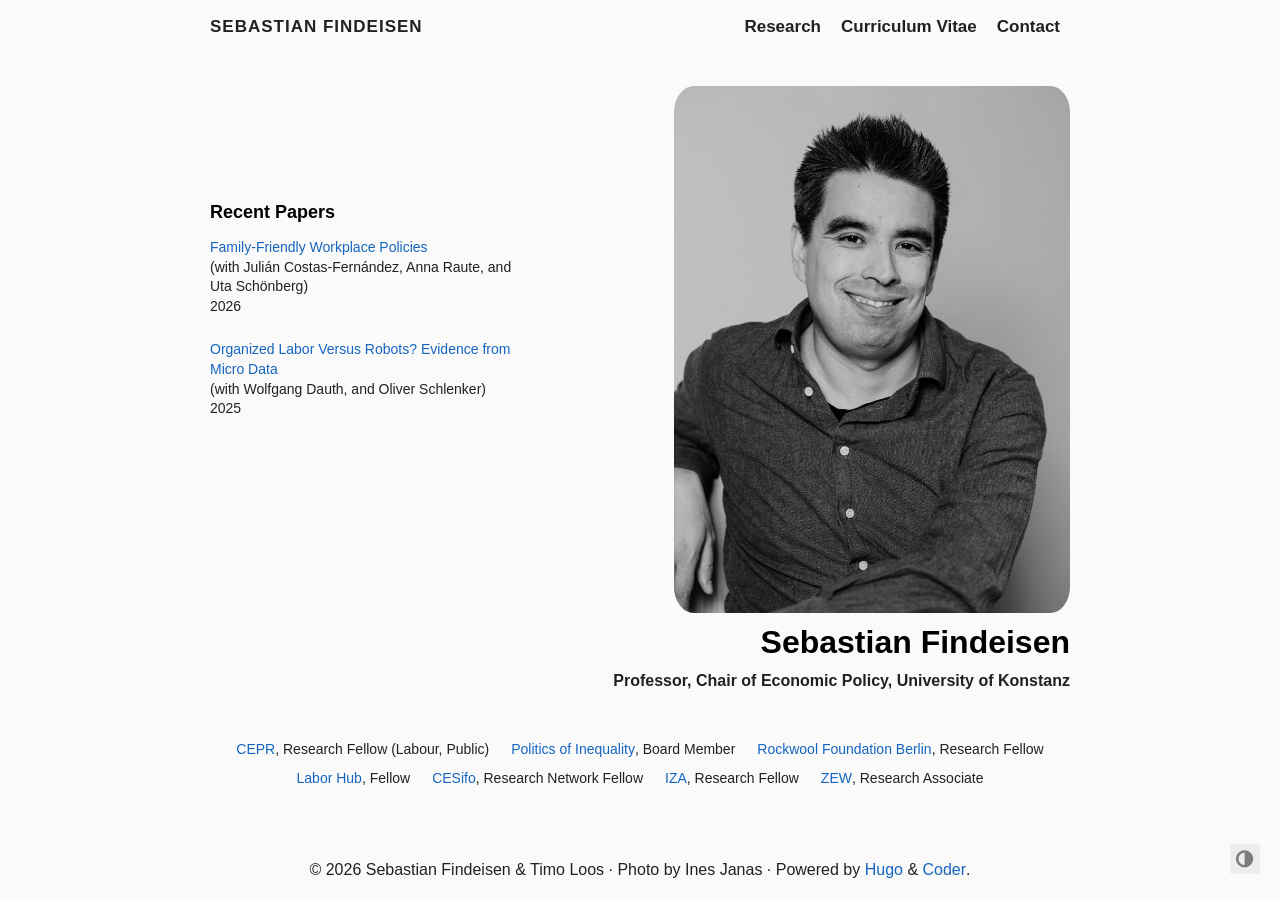
<file: index.html>
<!DOCTYPE html>
<html lang="en">
  <head>
    <title>Sebastian Findeisen</title>
    <meta charset="utf-8">
<meta name="viewport" content="width=device-width, initial-scale=1.0">
<meta name="color-scheme" content="light dark">




<meta name="author" content="Sebastian Findeisen">
<meta name="description" content="">
<meta name="keywords" content="">


	<meta name="twitter:card" content="summary">
	<meta name="twitter:title" content="Sebastian Findeisen">

<meta property="og:url" content="https://sfndsn.github.io/">
	<meta property="og:site_name" content="Sebastian Findeisen">
	<meta property="og:title" content="Sebastian Findeisen">
	<meta property="og:locale" content="en_us">
	<meta property="og:type" content="website">




<link rel="canonical" href="https://sfndsn.github.io/">


<link rel="preload" href="/fonts/forkawesome-webfont.woff2?v=1.2.0" as="font" type="font/woff2" crossorigin>


  
  
  <link rel="stylesheet" href="/css/coder.min.c4d7e93a158eda5a65b3df343745d2092a0a1e2170feeec909b8a89443903c6a.css" integrity="sha256-xNfpOhWO2lpls980N0XSCSoKHiFw/u7JCbiolEOQPGo=" crossorigin="anonymous" media="screen" />








 




<link rel="icon" type="image/png" href="/images/favicon-32x32.png" sizes="32x32">
<link rel="icon" type="image/png" href="/images/favicon-16x16.png" sizes="16x16">

<link rel="apple-touch-icon" href="/images/apple-touch-icon.png">
<link rel="apple-touch-icon" sizes="180x180" href="/images/apple-touch-icon.png">

<link rel="manifest" href="/site.webmanifest">
<link rel="mask-icon" href="/images/safari-pinned-tab.svg" color="#5bbad5">


<link rel="alternate" type="application/rss+xml" href="/index.xml" title="Sebastian Findeisen" />


<meta name="generator" content="Hugo 0.167.0">





  </head>




<body class="preload-transitions colorscheme-light">
  
<div class="float-container">
    <a id="dark-mode-toggle" class="colorscheme-toggle">
        <i class="fa fa-adjust fa-fw" aria-hidden="true"></i>
    </a>
</div>


  <main class="wrapper">
    <nav class="navigation">
  <section class="container">
    <a class="navigation-title" href="/">
      Sebastian Findeisen
    </a>
    
      <input type="checkbox" id="menu-toggle" />
      <label class="menu-button float-right" for="menu-toggle">
        <i class="fa fa-bars fa-fw" aria-hidden="true"></i>
      </label>
      <ul class="navigation-list">
        
          
            <li class="navigation-item">
              <a class="navigation-link" href="/research/">Research</a>
            </li>
          
            <li class="navigation-item">
              <a class="navigation-link" href="/cv/cv.pdf">Curriculum Vitae</a>
            </li>
          
            <li class="navigation-item">
              <a class="navigation-link" href="/contact/">Contact</a>
            </li>
          
        
        
      </ul>
    
  </section>
</nav>


    <div class="content">
      
  <style>
  .flex-container {
    display: flex;
    flex-wrap: wrap-reverse;
  }

  .flex-item-left {
    flex: 40%;
  }

  .flex-item-right {
    flex: 55%;
  }

  #left {
    padding-right: 40px;
    padding-top: 70px;
  }

  #right {
    text-align: right;
  }

  .about {
    text-align: left;
  }

  .info-text {
    font-size: medium;
    font-weight: normal;
  }

  .affiliations {
    display: flex;
    flex-wrap: wrap;
    justify-content: center;
    gap: 8px 22px;
    list-style: none;
    margin: 22px 0 0;
    padding: 0;
    font-size: 14px;
    line-height: 1.5;
    text-align: center;
  }

  .affiliations li {
    max-width: 100%;
  }

  .recent-papers-title {
    font-size: 18px;
    margin-bottom: 10px;
  }

  .recent-papers-list {
    list-style-type: none;
    padding-left: 0;
    margin-top: 0;
  }

  .recent-paper {
    font-size: 14px;
    line-height: 1.4;
    margin-bottom: 24px;
  }

  .recent-paper:last-child {
    margin-bottom: 0;
  }

  .recent-paper-title {
    color: rgb(21, 101, 192);
  }

  @media (max-width: 720px) {
    .flex-item-right,
    .flex-item-left {
      flex: 100%;
    }

    #left {
      padding-right: 0;
      padding-top: 24px;
    }

    #right {
      text-align: center;
    }
  }
</style>




  
  


<div class="container">
  <div class="flex-container">
    <div id="left" class="flex-item-left">
      <h2 class="recent-papers-title">Recent Papers</h2>
      <ul class="recent-papers-list">
        
        <li class="recent-paper">
          
          <a class="recent-paper-title" href="/papers/Family_Friendly_Policies.pdf">Family-Friendly Workplace Policies</a><br>
          
          (with Julián Costas-Fernández, Anna Raute, and Uta Schönberg)<br>
          2026
        </li>
        
        <li class="recent-paper">
          
          <a class="recent-paper-title" href="/papers/OrganizedLaborRobots.pdf">Organized Labor Versus Robots? Evidence from Micro Data</a><br>
          
          (with Wolfgang Dauth, and Oliver Schlenker)<br>
          2025
        </li>
        
      </ul>
    </div>
    <div id="right" class="flex-item-right">
      
      
      <div style="margin-bottom: 0;"><img src="/images/foto_mayA.jpg" alt="Sebastian Findeisen"
          style="width: 80%; height: auto; border-radius: 5%;" /></div>
      
      <h1 style="margin-top: 0; margin-bottom: 5px;">Sebastian Findeisen</h1>
      <p style="margin-top: 5px;" class="info-text">
        <strong>Professor, Chair of Economic Policy, University of Konstanz</strong>
      </p>
    </div>
  </div>
  <ul class="affiliations" aria-label="Fellowships and affiliations">
    
    <li><a href="https://cepr.org/about/people/sebastian-findeisen">CEPR</a>, Research Fellow (Labour, Public)</li>
    
    <li><a href="https://www.exc.uni-konstanz.de/ungleichheit/ueber-uns/personen/alle-clustermitglieder/findeisen-sebastian/">Politics of Inequality</a>, Board Member</li>
    
    <li><a href="https://www.rfberlin.com/de/author/sebastian-findeisen-economistgmail-com/">Rockwool Foundation Berlin</a>, Research Fellow</li>
    
    <li><a href="https://laborhub.ilr.cornell.edu">Labor Hub</a>, Fellow</li>
    
    <li><a href="https://www.cesifo.org/en/network-member/findeisen-sebastian">CESifo</a>, Research Network Fellow</li>
    
    <li><a href="https://www.iza.org/de/people/fellows/4081/sebastian-findeisen">IZA</a>, Research Fellow</li>
    
    <li><a href="https://www.zew.de/team/sfn">ZEW</a>, Research Associate</li>
    
  </ul>
</div>


    </div>

    <footer class="footer">
  <section class="container">
    ©
    
    2026
     Sebastian Findeisen & Timo Loos 
    ·
	Photo by Ines Janas ·
    
    Powered by <a href="https://gohugo.io/">Hugo</a> & <a href="https://github.com/luizdepra/hugo-coder/">Coder</a>.
    
  </section>
</footer>

  </main>

  

  
  
  <script src="/js/coder.min.236049395dc3682fb2719640872958e12f1f24067bb09c327b233e6290c7edac.js" integrity="sha256-I2BJOV3DaC&#43;ycZZAhylY4S8fJAZ7sJwyeyM&#43;YpDH7aw="></script>
  

  

  

  

  

  

  

  

  

  
</body>

</html>
</file>
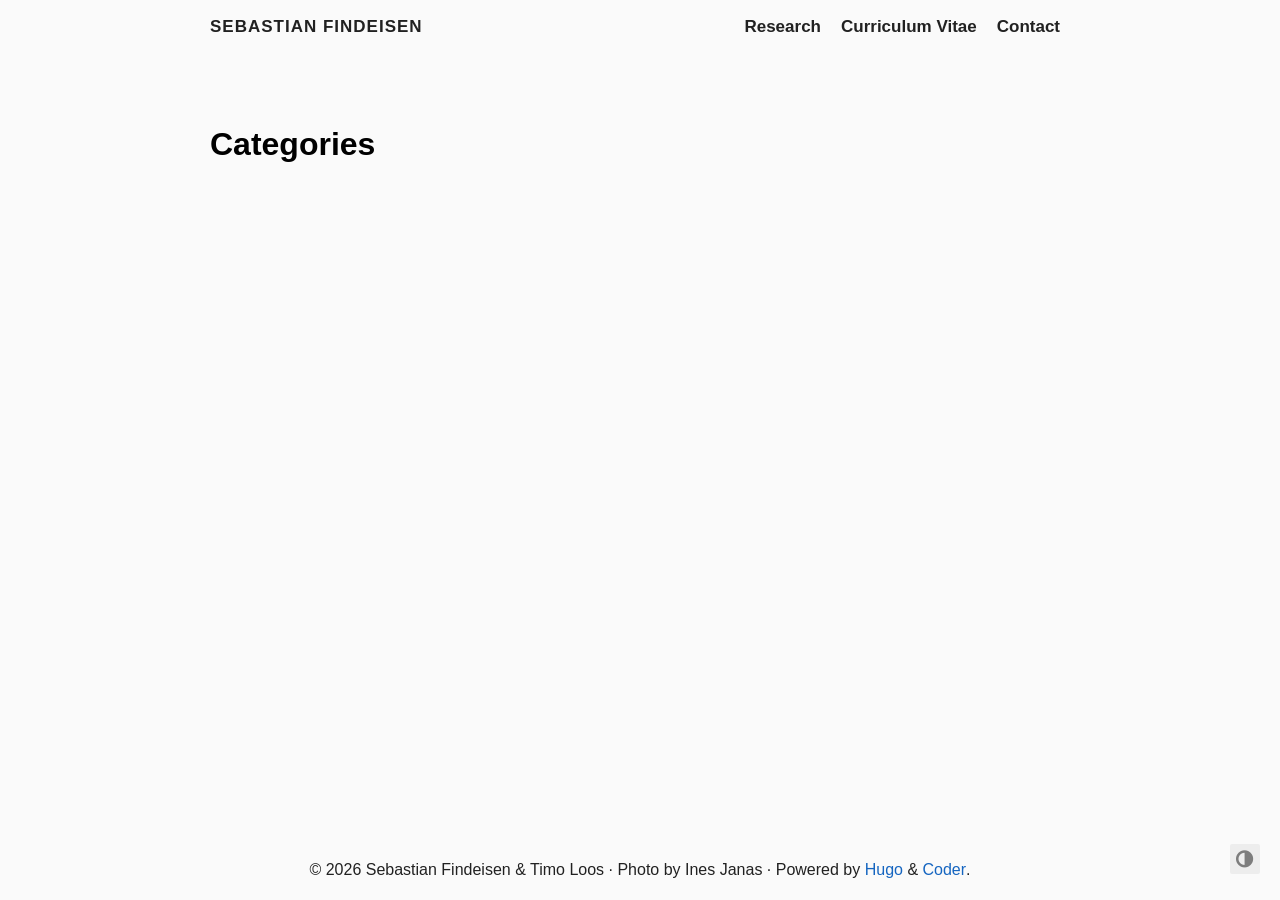
<file: categories/index.html>
<!DOCTYPE html>
<html lang="en">
  <head>
    <title>Categories · Sebastian Findeisen</title>
    <meta charset="utf-8">
<meta name="viewport" content="width=device-width, initial-scale=1.0">
<meta name="color-scheme" content="light dark">




<meta name="author" content="Sebastian Findeisen">
<meta name="description" content="">
<meta name="keywords" content="">


	<meta name="twitter:card" content="summary">
	<meta name="twitter:title" content="Categories">

<meta property="og:url" content="https://sfndsn.github.io/categories/">
	<meta property="og:site_name" content="Sebastian Findeisen">
	<meta property="og:title" content="Categories">
	<meta property="og:locale" content="en_us">
	<meta property="og:type" content="website">




<link rel="canonical" href="https://sfndsn.github.io/categories/">


<link rel="preload" href="/fonts/forkawesome-webfont.woff2?v=1.2.0" as="font" type="font/woff2" crossorigin>


  
  
  <link rel="stylesheet" href="/css/coder.min.c4d7e93a158eda5a65b3df343745d2092a0a1e2170feeec909b8a89443903c6a.css" integrity="sha256-xNfpOhWO2lpls980N0XSCSoKHiFw/u7JCbiolEOQPGo=" crossorigin="anonymous" media="screen" />








 




<link rel="icon" type="image/png" href="/images/favicon-32x32.png" sizes="32x32">
<link rel="icon" type="image/png" href="/images/favicon-16x16.png" sizes="16x16">

<link rel="apple-touch-icon" href="/images/apple-touch-icon.png">
<link rel="apple-touch-icon" sizes="180x180" href="/images/apple-touch-icon.png">

<link rel="manifest" href="/site.webmanifest">
<link rel="mask-icon" href="/images/safari-pinned-tab.svg" color="#5bbad5">


<link rel="alternate" type="application/rss+xml" href="/categories/index.xml" title="Sebastian Findeisen" />


<meta name="generator" content="Hugo 0.167.0">





  </head>




<body class="preload-transitions colorscheme-light">
  
<div class="float-container">
    <a id="dark-mode-toggle" class="colorscheme-toggle">
        <i class="fa fa-adjust fa-fw" aria-hidden="true"></i>
    </a>
</div>


  <main class="wrapper">
    <nav class="navigation">
  <section class="container">
    <a class="navigation-title" href="/">
      Sebastian Findeisen
    </a>
    
      <input type="checkbox" id="menu-toggle" />
      <label class="menu-button float-right" for="menu-toggle">
        <i class="fa fa-bars fa-fw" aria-hidden="true"></i>
      </label>
      <ul class="navigation-list">
        
          
            <li class="navigation-item">
              <a class="navigation-link" href="/research/">Research</a>
            </li>
          
            <li class="navigation-item">
              <a class="navigation-link" href="/cv/cv.pdf">Curriculum Vitae</a>
            </li>
          
            <li class="navigation-item">
              <a class="navigation-link" href="/contact/">Contact</a>
            </li>
          
        
        
      </ul>
    
  </section>
</nav>


    <div class="content">
      
  <section class="container taxonomy">
  <h1 class="title">
    <a class="title-link" href="https://sfndsn.github.io/categories/">Categories</a>
  </h1>
  
  <ul>
    
    
  </ul>
</section>


    </div>

    <footer class="footer">
  <section class="container">
    ©
    
    2026
     Sebastian Findeisen & Timo Loos 
    ·
	Photo by Ines Janas ·
    
    Powered by <a href="https://gohugo.io/">Hugo</a> & <a href="https://github.com/luizdepra/hugo-coder/">Coder</a>.
    
  </section>
</footer>

  </main>

  

  
  
  <script src="/js/coder.min.236049395dc3682fb2719640872958e12f1f24067bb09c327b233e6290c7edac.js" integrity="sha256-I2BJOV3DaC&#43;ycZZAhylY4S8fJAZ7sJwyeyM&#43;YpDH7aw="></script>
  

  

  

  

  

  

  

  

  

  
</body>

</html>
</file>
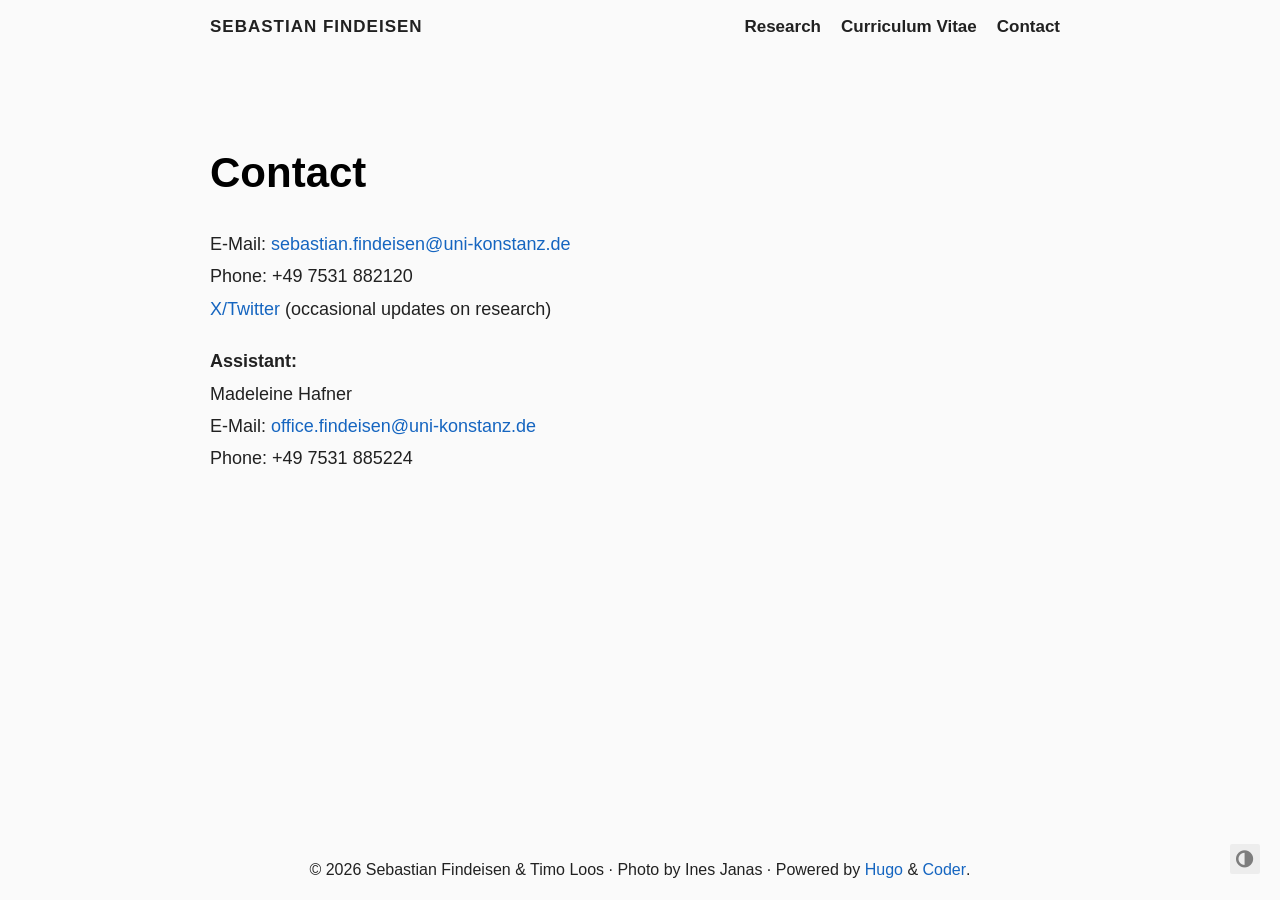
<file: contact/index.html>
<!DOCTYPE html>
<html lang="en">
  <head>
    <title>
  Contact · Sebastian Findeisen
</title>
    <meta charset="utf-8">
<meta name="viewport" content="width=device-width, initial-scale=1.0">
<meta name="color-scheme" content="light dark">




<meta name="author" content="Sebastian Findeisen">
<meta name="description" content="E-Mail: sebastian.findeisen@uni-konstanz.de
Phone: &#43;49 7531 882120
X/Twitter (occasional updates on research)
Assistant:
Madeleine Hafner
E-Mail: office.findeisen@uni-konstanz.de
Phone: &#43;49 7531 885224">
<meta name="keywords" content="">


	<meta name="twitter:card" content="summary">
	<meta name="twitter:title" content="Contact">
	<meta name="twitter:description" content="E-Mail: sebastian.findeisen@uni-konstanz.de
Phone: &#43;49 7531 882120
X/Twitter (occasional updates on research)
Assistant:
Madeleine Hafner
E-Mail: office.findeisen@uni-konstanz.de
Phone: &#43;49 7531 885224">

<meta property="og:url" content="https://sfndsn.github.io/contact/">
	<meta property="og:site_name" content="Sebastian Findeisen">
	<meta property="og:title" content="Contact">
	<meta property="og:description" content="E-Mail: sebastian.findeisen@uni-konstanz.de
Phone: &#43;49 7531 882120
X/Twitter (occasional updates on research)
Assistant:
Madeleine Hafner
E-Mail: office.findeisen@uni-konstanz.de
Phone: &#43;49 7531 885224">
	<meta property="og:locale" content="en_us">
	<meta property="og:type" content="article">




<link rel="canonical" href="https://sfndsn.github.io/contact/">


<link rel="preload" href="/fonts/forkawesome-webfont.woff2?v=1.2.0" as="font" type="font/woff2" crossorigin>


  
  
  <link rel="stylesheet" href="/css/coder.min.c4d7e93a158eda5a65b3df343745d2092a0a1e2170feeec909b8a89443903c6a.css" integrity="sha256-xNfpOhWO2lpls980N0XSCSoKHiFw/u7JCbiolEOQPGo=" crossorigin="anonymous" media="screen" />








 




<link rel="icon" type="image/png" href="/images/favicon-32x32.png" sizes="32x32">
<link rel="icon" type="image/png" href="/images/favicon-16x16.png" sizes="16x16">

<link rel="apple-touch-icon" href="/images/apple-touch-icon.png">
<link rel="apple-touch-icon" sizes="180x180" href="/images/apple-touch-icon.png">

<link rel="manifest" href="/site.webmanifest">
<link rel="mask-icon" href="/images/safari-pinned-tab.svg" color="#5bbad5">




<meta name="generator" content="Hugo 0.167.0">





  </head>




<body class="preload-transitions colorscheme-light">
  
<div class="float-container">
    <a id="dark-mode-toggle" class="colorscheme-toggle">
        <i class="fa fa-adjust fa-fw" aria-hidden="true"></i>
    </a>
</div>


  <main class="wrapper">
    <nav class="navigation">
  <section class="container">
    <a class="navigation-title" href="/">
      Sebastian Findeisen
    </a>
    
      <input type="checkbox" id="menu-toggle" />
      <label class="menu-button float-right" for="menu-toggle">
        <i class="fa fa-bars fa-fw" aria-hidden="true"></i>
      </label>
      <ul class="navigation-list">
        
          
            <li class="navigation-item">
              <a class="navigation-link" href="/research/">Research</a>
            </li>
          
            <li class="navigation-item">
              <a class="navigation-link" href="/cv/cv.pdf">Curriculum Vitae</a>
            </li>
          
            <li class="navigation-item">
              <a class="navigation-link" href="/contact/">Contact</a>
            </li>
          
        
        
      </ul>
    
  </section>
</nav>


    <div class="content">
      
  <section class="container page">
  <article>
    <header>
      <h1 class="title">
        <a class="title-link" href="https://sfndsn.github.io/contact/">
          Contact
        </a>
      </h1>
    </header>

    <p>E-Mail: <a href="mailto:sebastian.findeisen@uni-konstanz.de">sebastian.findeisen@uni-konstanz.de</a><br>
Phone: +49 7531 882120<br>
<a href="https://twitter.com/SebastianFind">X/Twitter</a> (occasional updates on research)</p>
<p><strong>Assistant:</strong><br>
Madeleine Hafner<br>
E-Mail: <a href="mailto:office.findeisen@uni-konstanz.de">office.findeisen@uni-konstanz.de</a><br>
Phone: +49 7531 885224</p>

  </article>
</section>

  

    </div>

    <footer class="footer">
  <section class="container">
    ©
    
    2026
     Sebastian Findeisen & Timo Loos 
    ·
	Photo by Ines Janas ·
    
    Powered by <a href="https://gohugo.io/">Hugo</a> & <a href="https://github.com/luizdepra/hugo-coder/">Coder</a>.
    
  </section>
</footer>

  </main>

  

  
  
  <script src="/js/coder.min.236049395dc3682fb2719640872958e12f1f24067bb09c327b233e6290c7edac.js" integrity="sha256-I2BJOV3DaC&#43;ycZZAhylY4S8fJAZ7sJwyeyM&#43;YpDH7aw="></script>
  

  

  

  

  

  

  

  

  

  
</body>

</html>
</file>
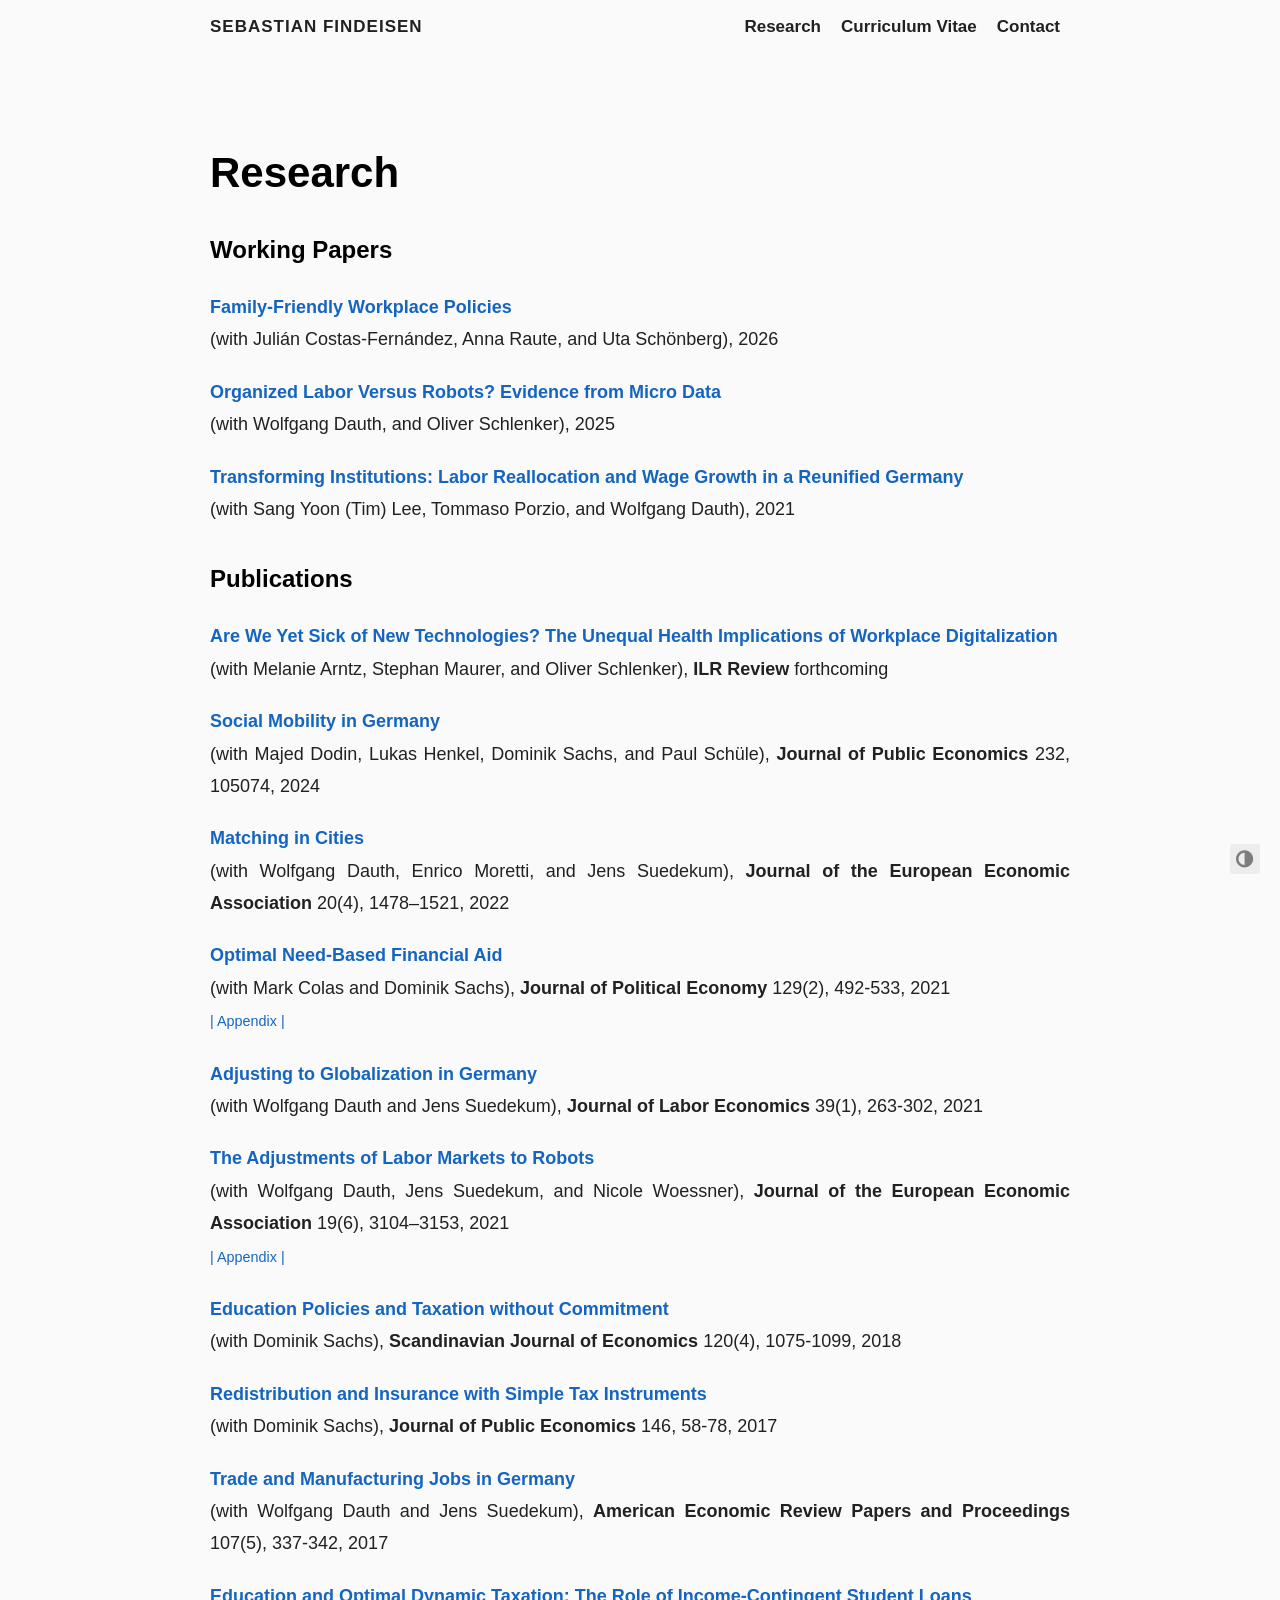
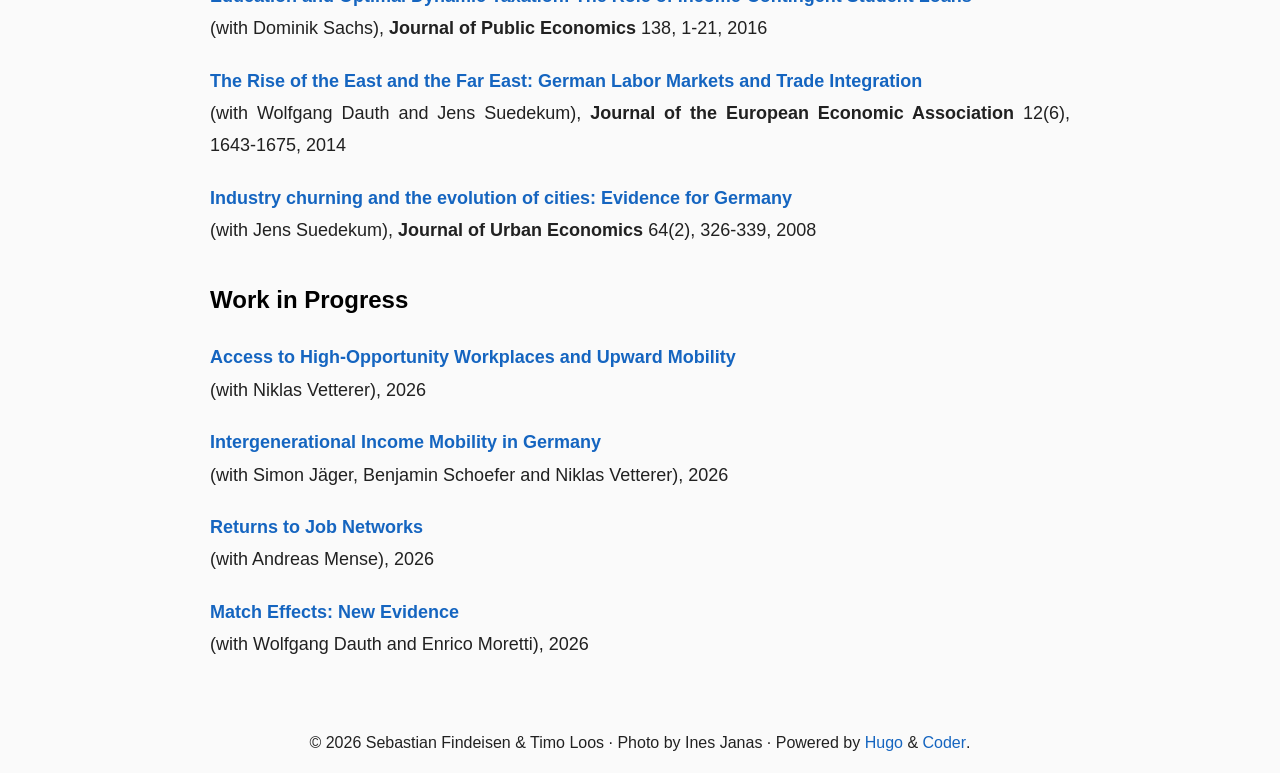
<file: research/index.html>
<!DOCTYPE html>
<html lang="en">
  <head>
    <title>
  Research · Sebastian Findeisen
</title>
    <meta charset="utf-8">
<meta name="viewport" content="width=device-width, initial-scale=1.0">
<meta name="color-scheme" content="light dark">




<meta name="author" content="Sebastian Findeisen">
<meta name="description" content="
  Working Papers
  
    
    Link to heading
  


    Family-Friendly Workplace Policies 
    (with Julián Costas-Fernández, Anna Raute, and Uta Schönberg),  2026


    Organized Labor Versus Robots? Evidence from Micro Data 
    (with Wolfgang Dauth, and Oliver Schlenker),  2025


    Transforming Institutions: Labor Reallocation and Wage Growth in a Reunified Germany 
    (with Sang Yoon (Tim) Lee, Tommaso Porzio, and Wolfgang Dauth),  2021
">
<meta name="keywords" content="">


	<meta name="twitter:card" content="summary">
	<meta name="twitter:title" content="Research">
	<meta name="twitter:description" content="Working Papers Link to heading Family-Friendly Workplace Policies (with Julián Costas-Fernández, Anna Raute, and Uta Schönberg), 2026 Organized Labor Versus Robots? Evidence from Micro Data (with Wolfgang Dauth, and Oliver Schlenker), 2025 Transforming Institutions: Labor Reallocation and Wage Growth in a Reunified Germany (with Sang Yoon (Tim) Lee, Tommaso Porzio, and Wolfgang Dauth), 2021">

<meta property="og:url" content="https://sfndsn.github.io/research/">
	<meta property="og:site_name" content="Sebastian Findeisen">
	<meta property="og:title" content="Research">
	<meta property="og:description" content="Working Papers Link to heading Family-Friendly Workplace Policies (with Julián Costas-Fernández, Anna Raute, and Uta Schönberg), 2026 Organized Labor Versus Robots? Evidence from Micro Data (with Wolfgang Dauth, and Oliver Schlenker), 2025 Transforming Institutions: Labor Reallocation and Wage Growth in a Reunified Germany (with Sang Yoon (Tim) Lee, Tommaso Porzio, and Wolfgang Dauth), 2021">
	<meta property="og:locale" content="en_us">
	<meta property="og:type" content="article">




<link rel="canonical" href="https://sfndsn.github.io/research/">


<link rel="preload" href="/fonts/forkawesome-webfont.woff2?v=1.2.0" as="font" type="font/woff2" crossorigin>


  
  
  <link rel="stylesheet" href="/css/coder.min.c4d7e93a158eda5a65b3df343745d2092a0a1e2170feeec909b8a89443903c6a.css" integrity="sha256-xNfpOhWO2lpls980N0XSCSoKHiFw/u7JCbiolEOQPGo=" crossorigin="anonymous" media="screen" />








 




<link rel="icon" type="image/png" href="/images/favicon-32x32.png" sizes="32x32">
<link rel="icon" type="image/png" href="/images/favicon-16x16.png" sizes="16x16">

<link rel="apple-touch-icon" href="/images/apple-touch-icon.png">
<link rel="apple-touch-icon" sizes="180x180" href="/images/apple-touch-icon.png">

<link rel="manifest" href="/site.webmanifest">
<link rel="mask-icon" href="/images/safari-pinned-tab.svg" color="#5bbad5">




<meta name="generator" content="Hugo 0.167.0">





  </head>




<body class="preload-transitions colorscheme-light">
  
<div class="float-container">
    <a id="dark-mode-toggle" class="colorscheme-toggle">
        <i class="fa fa-adjust fa-fw" aria-hidden="true"></i>
    </a>
</div>


  <main class="wrapper">
    <nav class="navigation">
  <section class="container">
    <a class="navigation-title" href="/">
      Sebastian Findeisen
    </a>
    
      <input type="checkbox" id="menu-toggle" />
      <label class="menu-button float-right" for="menu-toggle">
        <i class="fa fa-bars fa-fw" aria-hidden="true"></i>
      </label>
      <ul class="navigation-list">
        
          
            <li class="navigation-item">
              <a class="navigation-link" href="/research/">Research</a>
            </li>
          
            <li class="navigation-item">
              <a class="navigation-link" href="/cv/cv.pdf">Curriculum Vitae</a>
            </li>
          
            <li class="navigation-item">
              <a class="navigation-link" href="/contact/">Contact</a>
            </li>
          
        
        
      </ul>
    
  </section>
</nav>


    <div class="content">
      
  <section class="container page">
  <article>
    <header>
      <h1 class="title">
        <a class="title-link" href="https://sfndsn.github.io/research/">
          Research
        </a>
      </h1>
    </header>

    <h3 id="working-papers">
  Working Papers
  <a class="heading-link" href="#working-papers">
    <i class="fa fa-link" aria-hidden="true" title="Link to heading"></i>
    <span class="sr-only">Link to heading</span>
  </a>
</h3>
<p>
    <a style="color:rgb(21, 101, 192)" href= /papers/Family_Friendly_Policies.pdf><b>Family-Friendly Workplace Policies</b></a> <br>
    (with Julián Costas-Fernández, Anna Raute, and Uta Schönberg), <b></b> 2026
</p>
<p>
    <a style="color:rgb(21, 101, 192)" href= /papers/OrganizedLaborRobots.pdf><b>Organized Labor Versus Robots? Evidence from Micro Data</b></a> <br>
    (with Wolfgang Dauth, and Oliver Schlenker), <b></b> 2025
</p>
<p>
    <a style="color:rgb(21, 101, 192)" href= /papers/transforminginstitutions.pdf><b>Transforming Institutions: Labor Reallocation and Wage Growth in a Reunified Germany</b></a> <br>
    (with Sang Yoon (Tim) Lee, Tommaso Porzio, and Wolfgang Dauth), <b></b> 2021
</p>
<h3 id="publications">
  Publications
  <a class="heading-link" href="#publications">
    <i class="fa fa-link" aria-hidden="true" title="Link to heading"></i>
    <span class="sr-only">Link to heading</span>
  </a>
</h3>
<p>
    <a style="color:rgb(21, 101, 192)" href= /papers/diwabetechnostress.pdf><b>Are We Yet Sick of New Technologies? The Unequal Health Implications of Workplace Digitalization</b></a> <br>
    (with Melanie Arntz, Stephan Maurer, and Oliver Schlenker), <b>ILR Review</b> forthcoming
</p>
<p>
    <a style="color:rgb(21, 101, 192)" href= /papers/socialmobility.pdf><b>Social Mobility in Germany</b></a> <br>
    (with Majed Dodin, Lukas Henkel, Dominik Sachs, and Paul Schüle), <b>Journal of Public Economics</b> 232, 105074, 2024
</p>
<p>
    <a style="color:rgb(21, 101, 192)" href= /papers/matchingcities.pdf><b>Matching in Cities</b></a> <br>
    (with Wolfgang Dauth, Enrico Moretti, and Jens Suedekum), <b>Journal of the European Economic Association</b> 20(4), 1478–1521, 2022
</p>
<p>
    <a style="color:rgb(21, 101, 192)" href= /papers/financialaid.pdf><b>Optimal Need-Based Financial Aid</b></a> <br>
    (with Mark Colas and Dominik Sachs), <b>Journal of Political Economy</b> 129(2), 492-533, 2021 <br>
    <a style="color:rgb(21, 101, 192)" href = /papers/appendixfinancialaid.pdf font-size="10%" ><small>|  Appendix  |</small>  </a>
</p>
<p>
    <a style="color:rgb(21, 101, 192)" href= /papers/adjustingglobalization.pdf><b>Adjusting to Globalization in Germany</b></a> <br>
    (with Wolfgang Dauth and Jens Suedekum), <b>Journal of Labor Economics</b> 39(1), 263-302, 2021
</p>
<p>
    <a style="color:rgb(21, 101, 192)" href= /papers/adjustmentslaborrobots.pdf><b>The Adjustments of Labor Markets to Robots</b></a> <br>
    (with Wolfgang Dauth, Jens Suedekum, and Nicole Woessner), <b>Journal of the European Economic Association</b> 19(6), 3104–3153, 2021 <br>
    <a style="color:rgb(21, 101, 192)" href = /papers/appendixlaborrobots.pdf font-size="10%" ><small>|  Appendix  |</small>  </a>
</p>
<p>
    <a style="color:rgb(21, 101, 192)" href= /papers/educationpolicies.pdf><b>Education Policies and Taxation without Commitment</b></a> <br>
    (with Dominik Sachs), <b>Scandinavian Journal of Economics</b> 120(4), 1075-1099, 2018
</p>
<p>
    <a style="color:rgb(21, 101, 192)" href= /papers/redistribution.pdf><b>Redistribution and Insurance with Simple Tax Instruments</b></a> <br>
    (with Dominik Sachs), <b>Journal of Public Economics</b> 146, 58-78, 2017
</p>
<p>
    <a style="color:rgb(21, 101, 192)" href= /papers/tradeandmanufacturing.pdf><b>Trade and Manufacturing Jobs in Germany</b></a> <br>
    (with Wolfgang Dauth and Jens Suedekum), <b>American Economic Review Papers and Proceedings</b> 107(5), 337-342, 2017
</p>
<p>
    <a style="color:rgb(21, 101, 192)" href= /papers/educationandoptimaldynamictaxation.pdf><b>Education and Optimal Dynamic Taxation: The Role of Income-Contingent Student Loans</b></a> <br>
    (with Dominik Sachs), <b>Journal of Public Economics</b> 138, 1-21, 2016
</p>
<p>
    <a style="color:rgb(21, 101, 192)" href= /papers/riseoftheeast.pdf><b>The Rise of the East and the Far East: German Labor Markets and Trade Integration</b></a> <br>
    (with Wolfgang Dauth and Jens Suedekum), <b>Journal of the European Economic Association</b> 12(6), 1643-1675, 2014
</p>
<p>
    <a style="color:rgb(21, 101, 192)" href= https://www.sciencedirect.com/science/article/pii/S0094119008000077><b>​​Industry churning and the evolution of cities: Evidence for Germany</b></a> <br>
    (with Jens Suedekum), <b>Journal of Urban Economics</b> 64(2), 326-339, 2008
</p>
<h3 id="work-in-progress">
  Work in Progress
  <a class="heading-link" href="#work-in-progress">
    <i class="fa fa-link" aria-hidden="true" title="Link to heading"></i>
    <span class="sr-only">Link to heading</span>
  </a>
</h3>
<p>
    <b style="color:rgb(21, 101, 192)"><b>Access to High-Opportunity Workplaces and Upward Mobility</b></b> <br>
    (with Niklas Vetterer), <b></b> 2026
</p>
<p>
    <b style="color:rgb(21, 101, 192)"><b>Intergenerational Income Mobility in Germany</b></b> <br>
    (with Simon Jäger, Benjamin Schoefer and Niklas Vetterer), <b></b> 2026
</p>
<p>
    <b style="color:rgb(21, 101, 192)"><b>Returns to Job Networks</b></b> <br>
    (with Andreas Mense), <b></b> 2026
</p>
<p>
    <b style="color:rgb(21, 101, 192)"><b>Match Effects: New Evidence</b></b> <br>
    (with Wolfgang Dauth and Enrico Moretti), <b></b> 2026
</p>

  </article>
</section>

  

    </div>

    <footer class="footer">
  <section class="container">
    ©
    
    2026
     Sebastian Findeisen & Timo Loos 
    ·
	Photo by Ines Janas ·
    
    Powered by <a href="https://gohugo.io/">Hugo</a> & <a href="https://github.com/luizdepra/hugo-coder/">Coder</a>.
    
  </section>
</footer>

  </main>

  

  
  
  <script src="/js/coder.min.236049395dc3682fb2719640872958e12f1f24067bb09c327b233e6290c7edac.js" integrity="sha256-I2BJOV3DaC&#43;ycZZAhylY4S8fJAZ7sJwyeyM&#43;YpDH7aw="></script>
  

  

  

  

  

  

  

  

  

  
</body>

</html>
</file>
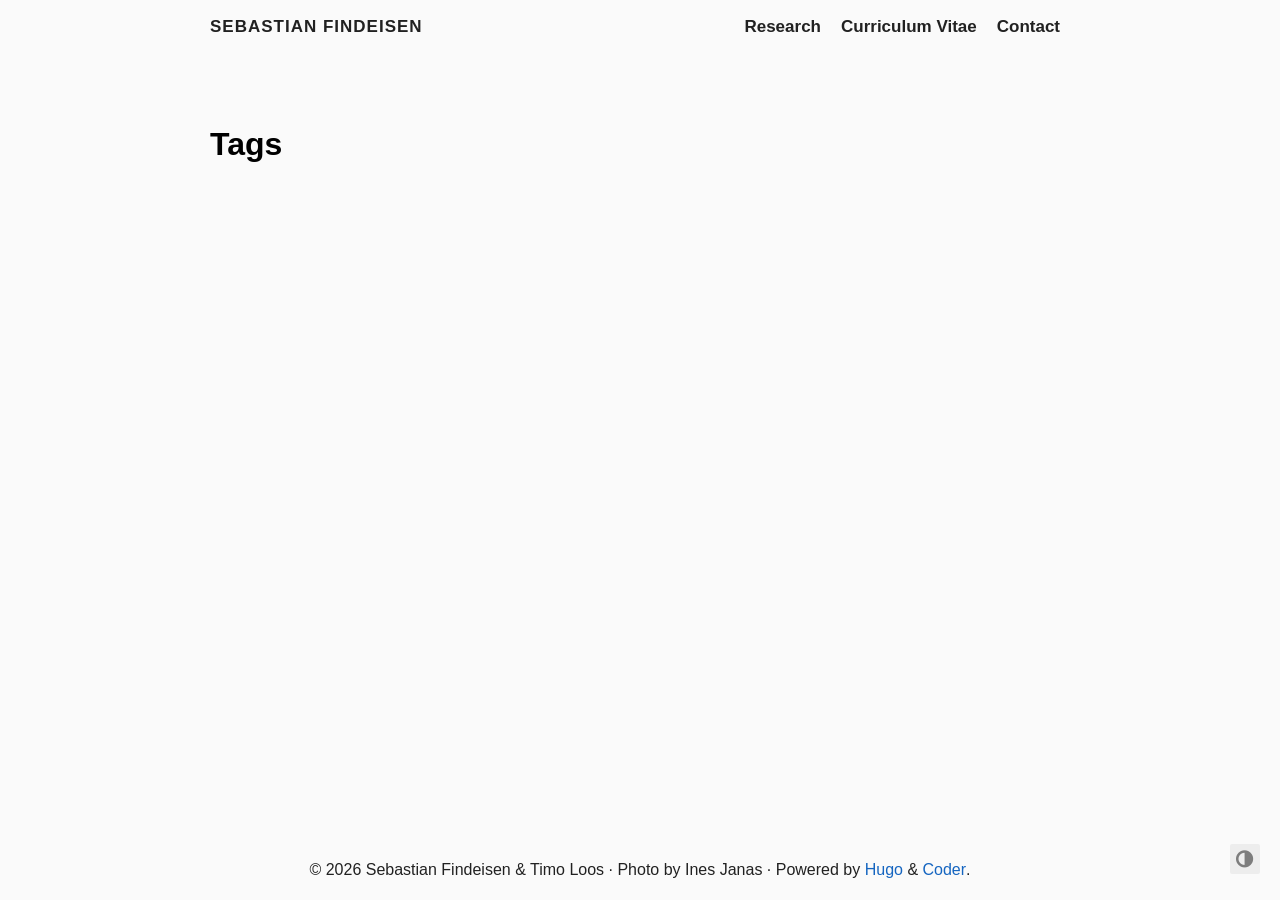
<file: tags/index.html>
<!DOCTYPE html>
<html lang="en">
  <head>
    <title>Tags · Sebastian Findeisen</title>
    <meta charset="utf-8">
<meta name="viewport" content="width=device-width, initial-scale=1.0">
<meta name="color-scheme" content="light dark">




<meta name="author" content="Sebastian Findeisen">
<meta name="description" content="">
<meta name="keywords" content="">


	<meta name="twitter:card" content="summary">
	<meta name="twitter:title" content="Tags">

<meta property="og:url" content="https://sfndsn.github.io/tags/">
	<meta property="og:site_name" content="Sebastian Findeisen">
	<meta property="og:title" content="Tags">
	<meta property="og:locale" content="en_us">
	<meta property="og:type" content="website">




<link rel="canonical" href="https://sfndsn.github.io/tags/">


<link rel="preload" href="/fonts/forkawesome-webfont.woff2?v=1.2.0" as="font" type="font/woff2" crossorigin>


  
  
  <link rel="stylesheet" href="/css/coder.min.c4d7e93a158eda5a65b3df343745d2092a0a1e2170feeec909b8a89443903c6a.css" integrity="sha256-xNfpOhWO2lpls980N0XSCSoKHiFw/u7JCbiolEOQPGo=" crossorigin="anonymous" media="screen" />








 




<link rel="icon" type="image/png" href="/images/favicon-32x32.png" sizes="32x32">
<link rel="icon" type="image/png" href="/images/favicon-16x16.png" sizes="16x16">

<link rel="apple-touch-icon" href="/images/apple-touch-icon.png">
<link rel="apple-touch-icon" sizes="180x180" href="/images/apple-touch-icon.png">

<link rel="manifest" href="/site.webmanifest">
<link rel="mask-icon" href="/images/safari-pinned-tab.svg" color="#5bbad5">


<link rel="alternate" type="application/rss+xml" href="/tags/index.xml" title="Sebastian Findeisen" />


<meta name="generator" content="Hugo 0.167.0">





  </head>




<body class="preload-transitions colorscheme-light">
  
<div class="float-container">
    <a id="dark-mode-toggle" class="colorscheme-toggle">
        <i class="fa fa-adjust fa-fw" aria-hidden="true"></i>
    </a>
</div>


  <main class="wrapper">
    <nav class="navigation">
  <section class="container">
    <a class="navigation-title" href="/">
      Sebastian Findeisen
    </a>
    
      <input type="checkbox" id="menu-toggle" />
      <label class="menu-button float-right" for="menu-toggle">
        <i class="fa fa-bars fa-fw" aria-hidden="true"></i>
      </label>
      <ul class="navigation-list">
        
          
            <li class="navigation-item">
              <a class="navigation-link" href="/research/">Research</a>
            </li>
          
            <li class="navigation-item">
              <a class="navigation-link" href="/cv/cv.pdf">Curriculum Vitae</a>
            </li>
          
            <li class="navigation-item">
              <a class="navigation-link" href="/contact/">Contact</a>
            </li>
          
        
        
      </ul>
    
  </section>
</nav>


    <div class="content">
      
  <section class="container taxonomy">
  <h1 class="title">
    <a class="title-link" href="https://sfndsn.github.io/tags/">Tags</a>
  </h1>
  
  <ul>
    
    
  </ul>
</section>


    </div>

    <footer class="footer">
  <section class="container">
    ©
    
    2026
     Sebastian Findeisen & Timo Loos 
    ·
	Photo by Ines Janas ·
    
    Powered by <a href="https://gohugo.io/">Hugo</a> & <a href="https://github.com/luizdepra/hugo-coder/">Coder</a>.
    
  </section>
</footer>

  </main>

  

  
  
  <script src="/js/coder.min.236049395dc3682fb2719640872958e12f1f24067bb09c327b233e6290c7edac.js" integrity="sha256-I2BJOV3DaC&#43;ycZZAhylY4S8fJAZ7sJwyeyM&#43;YpDH7aw="></script>
  

  

  

  

  

  

  

  

  

  
</body>

</html>
</file>
<file: css/coder.min.c4d7e93a158eda5a65b3df343745d2092a0a1e2170feeec909b8a89443903c6a.css>
@charset "UTF-8";/*!normalize.css v8.0.1 | MIT License | github.com/necolas/normalize.css*/html{line-height:1.15;-webkit-text-size-adjust:100%}body{margin:0}main{display:block}h1{font-size:2em;margin:.67em 0}hr{box-sizing:content-box;height:0;overflow:visible}pre{font-family:monospace,monospace;font-size:1em}a{background-color:transparent;word-wrap:break-word}abbr[title]{border-bottom:none;text-decoration:underline;text-decoration:underline dotted}b,strong{font-weight:bolder}code,kbd,samp{font-family:monospace,monospace;font-size:1em}small{font-size:80%}sub,sup{font-size:75%;line-height:0;position:relative;vertical-align:baseline}sub{bottom:-.25em}sup{top:-.5em}img{border-style:none}button,input,optgroup,select,textarea{font-family:inherit;font-size:100%;line-height:1.15;margin:0}button,input{overflow:visible}button,select{text-transform:none}button,[type=button],[type=reset],[type=submit]{-webkit-appearance:button}button::-moz-focus-inner,[type=button]::-moz-focus-inner,[type=reset]::-moz-focus-inner,[type=submit]::-moz-focus-inner{border-style:none;padding:0}button:-moz-focusring,[type=button]:-moz-focusring,[type=reset]:-moz-focusring,[type=submit]:-moz-focusring{outline:1px dotted ButtonText}fieldset{padding:.35em .75em .625em}legend{box-sizing:border-box;color:inherit;display:table;max-width:100%;padding:0;white-space:normal}progress{vertical-align:baseline}textarea{overflow:auto}[type=checkbox],[type=radio]{box-sizing:border-box;padding:0}[type=number]::-webkit-inner-spin-button,[type=number]::-webkit-outer-spin-button{height:auto}[type=search]{-webkit-appearance:textfield;outline-offset:-2px}[type=search]::-webkit-search-decoration{-webkit-appearance:none}::-webkit-file-upload-button{-webkit-appearance:button;font:inherit}details{display:block}summary{display:list-item}template{display:none}[hidden]{display:none}/*!Fork Awesome 1.2.0
License - https://forkaweso.me/Fork-Awesome/license
Copyright 2018 Dave Gandy & Fork Awesome
Permission is hereby granted, free of charge, to any person obtaining a copy of this software and associated documentation files (the "Software"), to deal in the Software without restriction, including without limitation the rights to use, copy, modify, merge, publish, distribute, sublicense, and/or sell copies of the Software, and to permit persons to whom the Software is furnished to do so, subject to the following conditions:
The above copyright notice and this permission notice shall be included in all copies or substantial portions of the Software.
THE SOFTWARE IS PROVIDED "AS IS", WITHOUT WARRANTY OF ANY KIND, EXPRESS OR IMPLIED, INCLUDING BUT NOT LIMITED TO THE WARRANTIES OF MERCHANTABILITY, FITNESS FOR A PARTICULAR PURPOSE AND NONINFRINGEMENT. IN NO EVENT SHALL THE AUTHORS OR COPYRIGHT HOLDERS BE LIABLE FOR ANY CLAIM, DAMAGES OR OTHER LIABILITY, WHETHER IN AN ACTION OF CONTRACT, TORT OR OTHERWISE, ARISING FROM, OUT OF OR IN CONNECTION WITH THE SOFTWARE OR THE USE OR OTHER DEALINGS IN THE SOFTWARE.*/@font-face{font-family:forkawesome;src:url(../fonts/forkawesome-webfont.eot?v=1.2.0);src:url(../fonts/forkawesome-webfont.eot?#iefix&v=1.2.0)format("embedded-opentype"),url(../fonts/forkawesome-webfont.woff2?v=1.2.0)format("woff2"),url(../fonts/forkawesome-webfont.woff?v=1.2.0)format("woff"),url(../fonts/forkawesome-webfont.ttf?v=1.2.0)format("truetype"),url(../fonts/forkawesome-webfont.svg?v=1.2.0#forkawesomeregular)format("svg");font-weight:400;font-style:normal;font-display:block}.fa{display:inline-block;font:14px/1 ForkAwesome;font-size:inherit;text-rendering:auto;-webkit-font-smoothing:antialiased;-moz-osx-font-smoothing:grayscale}.fa-lg{font-size:1.33333333em;line-height:.75em;vertical-align:-15%}.fa-2x{font-size:2em}.fa-3x{font-size:3em}.fa-4x{font-size:4em}.fa-5x{font-size:5em}.fa-fw{width:1.28571429em;text-align:center}.fa-ul{padding-left:0;margin-left:2.14285714em;list-style-type:none}.fa-ul>li{position:relative}.fa-li{position:absolute;left:-2.14285714em;width:2.14285714em;top:.14285714em;text-align:center}.fa-li.fa-lg{left:-1.85714286em}.fa-border{padding:.2em .25em .15em;border:solid .08em #eee;border-radius:.1em}.fa-pull-left{float:left}.fa-pull-right{float:right}.fa.fa-pull-left{margin-right:.3em}.fa.fa-pull-right{margin-left:.3em}.pull-right{float:right}.pull-left{float:left}.fa.pull-left{margin-right:.3em}.fa.pull-right{margin-left:.3em}.fa-spin{-webkit-animation:fa-spin 2s infinite linear;animation:fa-spin 2s infinite linear}.fa-pulse{-webkit-animation:fa-spin 1s infinite steps(8);animation:fa-spin 1s infinite steps(8)}@-webkit-keyframes fa-spin{0%{-webkit-transform:rotate(0);transform:rotate(0)}100%{-webkit-transform:rotate(359deg);transform:rotate(359deg)}}@keyframes fa-spin{0%{-webkit-transform:rotate(0);transform:rotate(0)}100%{-webkit-transform:rotate(359deg);transform:rotate(359deg)}}.fa-rotate-90{-ms-filter:"progid:DXImageTransform.Microsoft.BasicImage(rotation=1)";-webkit-transform:rotate(90deg);-ms-transform:rotate(90deg);transform:rotate(90deg)}.fa-rotate-180{-ms-filter:"progid:DXImageTransform.Microsoft.BasicImage(rotation=2)";-webkit-transform:rotate(180deg);-ms-transform:rotate(180deg);transform:rotate(180deg)}.fa-rotate-270{-ms-filter:"progid:DXImageTransform.Microsoft.BasicImage(rotation=3)";-webkit-transform:rotate(270deg);-ms-transform:rotate(270deg);transform:rotate(270deg)}.fa-flip-horizontal{-ms-filter:"progid:DXImageTransform.Microsoft.BasicImage(rotation=0, mirror=1)";-webkit-transform:scale(-1,1);-ms-transform:scale(-1,1);transform:scale(-1,1)}.fa-flip-vertical{-ms-filter:"progid:DXImageTransform.Microsoft.BasicImage(rotation=2, mirror=1)";-webkit-transform:scale(1,-1);-ms-transform:scale(1,-1);transform:scale(1,-1)}:root .fa-rotate-90,:root .fa-rotate-180,:root .fa-rotate-270,:root .fa-flip-horizontal,:root .fa-flip-vertical{filter:none}.fa-stack{position:relative;display:inline-block;width:2em;height:2em;line-height:2em;vertical-align:middle}.fa-stack-1x,.fa-stack-2x{position:absolute;left:0;width:100%;text-align:center}.fa-stack-1x{line-height:inherit}.fa-stack-2x{font-size:2em}.fa-inverse{color:#fff}.fa-glass:before{content:"\f000"}.fa-music:before{content:"\f001"}.fa-search:before{content:"\f002"}.fa-envelope-o:before{content:"\f003"}.fa-heart:before{content:"\f004"}.fa-star:before{content:"\f005"}.fa-star-o:before{content:"\f006"}.fa-user:before{content:"\f007"}.fa-film:before{content:"\f008"}.fa-th-large:before{content:"\f009"}.fa-th:before{content:"\f00a"}.fa-th-list:before{content:"\f00b"}.fa-check:before{content:"\f00c"}.fa-remove:before,.fa-close:before,.fa-times:before{content:"\f00d"}.fa-search-plus:before{content:"\f00e"}.fa-search-minus:before{content:"\f010"}.fa-power-off:before{content:"\f011"}.fa-signal:before{content:"\f012"}.fa-gear:before,.fa-cog:before{content:"\f013"}.fa-trash-o:before{content:"\f014"}.fa-home:before{content:"\f015"}.fa-file-o:before{content:"\f016"}.fa-clock-o:before{content:"\f017"}.fa-road:before{content:"\f018"}.fa-download:before{content:"\f019"}.fa-arrow-circle-o-down:before{content:"\f01a"}.fa-arrow-circle-o-up:before{content:"\f01b"}.fa-inbox:before{content:"\f01c"}.fa-play-circle-o:before{content:"\f01d"}.fa-rotate-right:before,.fa-repeat:before{content:"\f01e"}.fa-sync:before,.fa-refresh:before{content:"\f021"}.fa-list-alt:before{content:"\f022"}.fa-lock:before{content:"\f023"}.fa-flag:before{content:"\f024"}.fa-headphones:before{content:"\f025"}.fa-volume-off:before{content:"\f026"}.fa-volume-down:before{content:"\f027"}.fa-volume-up:before{content:"\f028"}.fa-qrcode:before{content:"\f029"}.fa-barcode:before{content:"\f02a"}.fa-tag:before{content:"\f02b"}.fa-tags:before{content:"\f02c"}.fa-book:before{content:"\f02d"}.fa-bookmark:before{content:"\f02e"}.fa-print:before{content:"\f02f"}.fa-camera:before{content:"\f030"}.fa-font:before{content:"\f031"}.fa-bold:before{content:"\f032"}.fa-italic:before{content:"\f033"}.fa-text-height:before{content:"\f034"}.fa-text-width:before{content:"\f035"}.fa-align-left:before{content:"\f036"}.fa-align-center:before{content:"\f037"}.fa-align-right:before{content:"\f038"}.fa-align-justify:before{content:"\f039"}.fa-list:before{content:"\f03a"}.fa-dedent:before,.fa-outdent:before{content:"\f03b"}.fa-indent:before{content:"\f03c"}.fa-video:before,.fa-video-camera:before{content:"\f03d"}.fa-photo:before,.fa-image:before,.fa-picture-o:before{content:"\f03e"}.fa-pencil:before{content:"\f040"}.fa-map-marker:before{content:"\f041"}.fa-adjust:before{content:"\f042"}.fa-tint:before{content:"\f043"}.fa-edit:before,.fa-pencil-square-o:before{content:"\f044"}.fa-share-square-o:before{content:"\f045"}.fa-check-square-o:before{content:"\f046"}.fa-arrows:before{content:"\f047"}.fa-step-backward:before{content:"\f048"}.fa-fast-backward:before{content:"\f049"}.fa-backward:before{content:"\f04a"}.fa-play:before{content:"\f04b"}.fa-pause:before{content:"\f04c"}.fa-stop:before{content:"\f04d"}.fa-forward:before{content:"\f04e"}.fa-fast-forward:before{content:"\f050"}.fa-step-forward:before{content:"\f051"}.fa-eject:before{content:"\f052"}.fa-chevron-left:before{content:"\f053"}.fa-chevron-right:before{content:"\f054"}.fa-plus-circle:before{content:"\f055"}.fa-minus-circle:before{content:"\f056"}.fa-times-circle:before{content:"\f057"}.fa-check-circle:before{content:"\f058"}.fa-question-circle:before{content:"\f059"}.fa-info-circle:before{content:"\f05a"}.fa-crosshairs:before{content:"\f05b"}.fa-times-circle-o:before{content:"\f05c"}.fa-check-circle-o:before{content:"\f05d"}.fa-ban:before{content:"\f05e"}.fa-arrow-left:before{content:"\f060"}.fa-arrow-right:before{content:"\f061"}.fa-arrow-up:before{content:"\f062"}.fa-arrow-down:before{content:"\f063"}.fa-mail-forward:before,.fa-share:before{content:"\f064"}.fa-expand:before{content:"\f065"}.fa-compress:before{content:"\f066"}.fa-plus:before{content:"\f067"}.fa-minus:before{content:"\f068"}.fa-asterisk:before{content:"\f069"}.fa-exclamation-circle:before{content:"\f06a"}.fa-gift:before{content:"\f06b"}.fa-leaf:before{content:"\f06c"}.fa-fire:before{content:"\f06d"}.fa-eye:before{content:"\f06e"}.fa-eye-slash:before{content:"\f070"}.fa-warning:before,.fa-exclamation-triangle:before{content:"\f071"}.fa-plane:before{content:"\f072"}.fa-calendar:before{content:"\f073"}.fa-random:before{content:"\f074"}.fa-comment:before{content:"\f075"}.fa-magnet:before{content:"\f076"}.fa-chevron-up:before{content:"\f077"}.fa-chevron-down:before{content:"\f078"}.fa-retweet:before{content:"\f079"}.fa-shopping-cart:before{content:"\f07a"}.fa-folder:before{content:"\f07b"}.fa-folder-open:before{content:"\f07c"}.fa-arrows-v:before{content:"\f07d"}.fa-arrows-h:before{content:"\f07e"}.fa-bar-chart-o:before,.fa-bar-chart:before{content:"\f080"}.fa-twitter-square:before{content:"\f081"}.fa-facebook-square:before{content:"\f082"}.fa-camera-retro:before{content:"\f083"}.fa-key:before{content:"\f084"}.fa-gears:before,.fa-cogs:before{content:"\f085"}.fa-comments:before{content:"\f086"}.fa-thumbs-o-up:before{content:"\f087"}.fa-thumbs-o-down:before{content:"\f088"}.fa-star-half:before{content:"\f089"}.fa-heart-o:before{content:"\f08a"}.fa-sign-out:before{content:"\f08b"}.fa-linkedin-square:before{content:"\f08c"}.fa-thumb-tack:before{content:"\f08d"}.fa-external-link:before{content:"\f08e"}.fa-sign-in:before{content:"\f090"}.fa-trophy:before{content:"\f091"}.fa-github-square:before{content:"\f092"}.fa-upload:before{content:"\f093"}.fa-lemon-o:before{content:"\f094"}.fa-phone:before{content:"\f095"}.fa-square-o:before{content:"\f096"}.fa-bookmark-o:before{content:"\f097"}.fa-phone-square:before{content:"\f098"}.fa-twitter:before{content:"\f099"}.fa-facebook-f:before,.fa-facebook:before{content:"\f09a"}.fa-github:before{content:"\f09b"}.fa-unlock:before{content:"\f09c"}.fa-credit-card:before{content:"\f09d"}.fa-feed:before,.fa-rss:before{content:"\f09e"}.fa-hdd-o:before{content:"\f0a0"}.fa-bullhorn:before{content:"\f0a1"}.fa-bell-o:before{content:"\f0f3"}.fa-certificate:before{content:"\f0a3"}.fa-hand-o-right:before{content:"\f0a4"}.fa-hand-o-left:before{content:"\f0a5"}.fa-hand-o-up:before{content:"\f0a6"}.fa-hand-o-down:before{content:"\f0a7"}.fa-arrow-circle-left:before{content:"\f0a8"}.fa-arrow-circle-right:before{content:"\f0a9"}.fa-arrow-circle-up:before{content:"\f0aa"}.fa-arrow-circle-down:before{content:"\f0ab"}.fa-globe:before{content:"\f0ac"}.fa-globe-e:before{content:"\f304"}.fa-globe-w:before{content:"\f305"}.fa-wrench:before{content:"\f0ad"}.fa-tasks:before{content:"\f0ae"}.fa-filter:before{content:"\f0b0"}.fa-briefcase:before{content:"\f0b1"}.fa-arrows-alt:before{content:"\f0b2"}.fa-community:before,.fa-group:before,.fa-users:before{content:"\f0c0"}.fa-chain:before,.fa-link:before{content:"\f0c1"}.fa-cloud:before{content:"\f0c2"}.fa-flask:before{content:"\f0c3"}.fa-cut:before,.fa-scissors:before{content:"\f0c4"}.fa-copy:before,.fa-files-o:before{content:"\f0c5"}.fa-paperclip:before{content:"\f0c6"}.fa-save:before,.fa-floppy-o:before{content:"\f0c7"}.fa-square:before{content:"\f0c8"}.fa-navicon:before,.fa-reorder:before,.fa-bars:before{content:"\f0c9"}.fa-list-ul:before{content:"\f0ca"}.fa-list-ol:before{content:"\f0cb"}.fa-strikethrough:before{content:"\f0cc"}.fa-underline:before{content:"\f0cd"}.fa-table:before{content:"\f0ce"}.fa-magic:before{content:"\f0d0"}.fa-truck:before{content:"\f0d1"}.fa-pinterest:before{content:"\f0d2"}.fa-pinterest-square:before{content:"\f0d3"}.fa-google-plus-square:before{content:"\f0d4"}.fa-google-plus-g:before,.fa-google-plus:before{content:"\f0d5"}.fa-money:before{content:"\f0d6"}.fa-caret-down:before{content:"\f0d7"}.fa-caret-up:before{content:"\f0d8"}.fa-caret-left:before{content:"\f0d9"}.fa-caret-right:before{content:"\f0da"}.fa-columns:before{content:"\f0db"}.fa-unsorted:before,.fa-sort:before{content:"\f0dc"}.fa-sort-down:before,.fa-sort-desc:before{content:"\f0dd"}.fa-sort-up:before,.fa-sort-asc:before{content:"\f0de"}.fa-envelope:before{content:"\f0e0"}.fa-linkedin:before{content:"\f0e1"}.fa-rotate-left:before,.fa-undo:before{content:"\f0e2"}.fa-legal:before,.fa-gavel:before{content:"\f0e3"}.fa-dashboard:before,.fa-tachometer:before{content:"\f0e4"}.fa-comment-o:before{content:"\f0e5"}.fa-comments-o:before{content:"\f0e6"}.fa-flash:before,.fa-bolt:before{content:"\f0e7"}.fa-sitemap:before{content:"\f0e8"}.fa-umbrella:before{content:"\f0e9"}.fa-paste:before,.fa-clipboard:before{content:"\f0ea"}.fa-lightbulb-o:before{content:"\f0eb"}.fa-exchange:before{content:"\f0ec"}.fa-cloud-download:before{content:"\f0ed"}.fa-cloud-upload:before{content:"\f0ee"}.fa-user-md:before{content:"\f0f0"}.fa-stethoscope:before{content:"\f0f1"}.fa-suitcase:before{content:"\f0f2"}.fa-bell:before{content:"\f0a2"}.fa-coffee:before{content:"\f0f4"}.fa-utensils:before,.fa-cutlery:before{content:"\f0f5"}.fa-file-text-o:before{content:"\f0f6"}.fa-building-o:before{content:"\f0f7"}.fa-hospital-o:before{content:"\f0f8"}.fa-ambulance:before{content:"\f0f9"}.fa-medkit:before{content:"\f0fa"}.fa-fighter-jet:before{content:"\f0fb"}.fa-beer:before{content:"\f0fc"}.fa-h-square:before{content:"\f0fd"}.fa-plus-square:before{content:"\f0fe"}.fa-angle-double-left:before{content:"\f100"}.fa-angle-double-right:before{content:"\f101"}.fa-angle-double-up:before{content:"\f102"}.fa-angle-double-down:before{content:"\f103"}.fa-angle-left:before{content:"\f104"}.fa-angle-right:before{content:"\f105"}.fa-angle-up:before{content:"\f106"}.fa-angle-down:before{content:"\f107"}.fa-desktop:before{content:"\f108"}.fa-laptop:before{content:"\f109"}.fa-tablet:before{content:"\f10a"}.fa-mobile-phone:before,.fa-mobile:before{content:"\f10b"}.fa-circle-o:before{content:"\f10c"}.fa-quote-left:before{content:"\f10d"}.fa-quote-right:before{content:"\f10e"}.fa-spinner:before{content:"\f110"}.fa-circle:before{content:"\f111"}.fa-mail-reply:before,.fa-reply:before{content:"\f112"}.fa-github-alt:before{content:"\f113"}.fa-folder-o:before{content:"\f114"}.fa-folder-open-o:before{content:"\f115"}.fa-smile-o:before{content:"\f118"}.fa-frown-o:before{content:"\f119"}.fa-meh-o:before{content:"\f11a"}.fa-gamepad:before{content:"\f11b"}.fa-keyboard-o:before{content:"\f11c"}.fa-flag-o:before{content:"\f11d"}.fa-flag-checkered:before{content:"\f11e"}.fa-terminal:before{content:"\f120"}.fa-code:before{content:"\f121"}.fa-mail-reply-all:before,.fa-reply-all:before{content:"\f122"}.fa-star-half-empty:before,.fa-star-half-full:before,.fa-star-half-o:before{content:"\f123"}.fa-location-arrow:before{content:"\f124"}.fa-crop:before{content:"\f125"}.fa-code-fork:before{content:"\f126"}.fa-unlink:before,.fa-chain-broken:before{content:"\f127"}.fa-question:before{content:"\f128"}.fa-info:before{content:"\f129"}.fa-exclamation:before{content:"\f12a"}.fa-superscript:before{content:"\f12b"}.fa-subscript:before{content:"\f12c"}.fa-eraser:before{content:"\f12d"}.fa-puzzle-piece:before{content:"\f12e"}.fa-microphone:before{content:"\f130"}.fa-microphone-slash:before{content:"\f131"}.fa-shield:before{content:"\f132"}.fa-calendar-o:before{content:"\f133"}.fa-fire-extinguisher:before{content:"\f134"}.fa-rocket:before{content:"\f135"}.fa-maxcdn:before{content:"\f136"}.fa-chevron-circle-left:before{content:"\f137"}.fa-chevron-circle-right:before{content:"\f138"}.fa-chevron-circle-up:before{content:"\f139"}.fa-chevron-circle-down:before{content:"\f13a"}.fa-html5:before{content:"\f13b"}.fa-css3:before{content:"\f13c"}.fa-anchor:before{content:"\f13d"}.fa-unlock-alt:before{content:"\f13e"}.fa-bullseye:before{content:"\f140"}.fa-ellipsis-h:before{content:"\f141"}.fa-ellipsis-v:before{content:"\f142"}.fa-rss-square:before{content:"\f143"}.fa-play-circle:before{content:"\f144"}.fa-ticket:before{content:"\f145"}.fa-minus-square:before{content:"\f146"}.fa-minus-square-o:before{content:"\f147"}.fa-level-up:before{content:"\f148"}.fa-level-down:before{content:"\f149"}.fa-check-square:before{content:"\f14a"}.fa-pencil-square:before{content:"\f14b"}.fa-external-link-square:before{content:"\f14c"}.fa-share-square:before{content:"\f14d"}.fa-compass:before{content:"\f14e"}.fa-toggle-down:before,.fa-caret-square-o-down:before{content:"\f150"}.fa-toggle-up:before,.fa-caret-square-o-up:before{content:"\f151"}.fa-toggle-right:before,.fa-caret-square-o-right:before{content:"\f152"}.fa-euro:before,.fa-eur:before{content:"\f153"}.fa-pound:before,.fa-gbp:before{content:"\f154"}.fa-dollar:before,.fa-usd:before{content:"\f155"}.fa-rupee:before,.fa-inr:before{content:"\f156"}.fa-cny:before,.fa-rmb:before,.fa-yen:before,.fa-jpy:before{content:"\f157"}.fa-ruble:before,.fa-rouble:before,.fa-rub:before{content:"\f158"}.fa-won:before,.fa-krw:before{content:"\f159"}.fa-bitcoin:before,.fa-btc:before{content:"\f15a"}.fa-file:before{content:"\f15b"}.fa-file-text:before{content:"\f15c"}.fa-sort-alpha-down:before,.fa-sort-alpha-asc:before{content:"\f15d"}.fa-sort-alpha-up:before,.fa-sort-alpha-desc:before{content:"\f15e"}.fa-sort-amount-down:before,.fa-sort-amount-asc:before{content:"\f160"}.fa-sort-amount-up:before,.fa-sort-amount-desc:before{content:"\f161"}.fa-sort-numeric-down:before,.fa-sort-numeric-asc:before{content:"\f162"}.fa-sort-numeric-up:before,.fa-sort-numeric-desc:before{content:"\f163"}.fa-thumbs-up:before{content:"\f164"}.fa-thumbs-down:before{content:"\f165"}.fa-youtube-square:before{content:"\f166"}.fa-youtube:before{content:"\f167"}.fa-xing:before{content:"\f168"}.fa-xing-square:before{content:"\f169"}.fa-youtube-play:before{content:"\f16a"}.fa-dropbox:before{content:"\f16b"}.fa-stack-overflow:before{content:"\f16c"}.fa-instagram:before{content:"\f16d"}.fa-flickr:before{content:"\f16e"}.fa-adn:before{content:"\f170"}.fa-bitbucket:before{content:"\f171"}.fa-bitbucket-square:before{content:"\f172"}.fa-tumblr:before{content:"\f173"}.fa-tumblr-square:before{content:"\f174"}.fa-long-arrow-down:before{content:"\f175"}.fa-long-arrow-up:before{content:"\f176"}.fa-long-arrow-left:before{content:"\f177"}.fa-long-arrow-right:before{content:"\f178"}.fa-apple:before{content:"\f179"}.fa-windows:before{content:"\f17a"}.fa-android:before{content:"\f17b"}.fa-linux:before{content:"\f17c"}.fa-dribbble:before{content:"\f17d"}.fa-skype:before{content:"\f17e"}.fa-foursquare:before{content:"\f180"}.fa-trello:before{content:"\f181"}.fa-female:before{content:"\f182"}.fa-male:before{content:"\f183"}.fa-gittip:before,.fa-gratipay:before{content:"\f184"}.fa-sun-o:before{content:"\f185"}.fa-moon-o:before{content:"\f186"}.fa-archive:before{content:"\f187"}.fa-bug:before{content:"\f188"}.fa-vk:before{content:"\f189"}.fa-weibo:before{content:"\f18a"}.fa-renren:before{content:"\f18b"}.fa-pagelines:before{content:"\f18c"}.fa-stack-exchange:before{content:"\f18d"}.fa-arrow-circle-o-right:before{content:"\f18e"}.fa-arrow-circle-o-left:before{content:"\f190"}.fa-toggle-left:before,.fa-caret-square-o-left:before{content:"\f191"}.fa-dot-circle-o:before{content:"\f192"}.fa-wheelchair:before{content:"\f193"}.fa-vimeo-square:before{content:"\f194"}.fa-turkish-lira:before,.fa-try:before{content:"\f195"}.fa-plus-square-o:before{content:"\f196"}.fa-space-shuttle:before{content:"\f197"}.fa-slack:before{content:"\f198"}.fa-envelope-square:before{content:"\f199"}.fa-wordpress:before{content:"\f19a"}.fa-openid:before{content:"\f19b"}.fa-institution:before,.fa-bank:before,.fa-university:before{content:"\f19c"}.fa-mortar-board:before,.fa-graduation-cap:before{content:"\f19d"}.fa-yahoo:before{content:"\f19e"}.fa-google:before{content:"\f1a0"}.fa-reddit:before{content:"\f1a1"}.fa-reddit-square:before{content:"\f1a2"}.fa-stumbleupon-circle:before{content:"\f1a3"}.fa-stumbleupon:before{content:"\f1a4"}.fa-delicious:before{content:"\f1a5"}.fa-digg:before{content:"\f1a6"}.fa-drupal:before{content:"\f1a9"}.fa-joomla:before{content:"\f1aa"}.fa-language:before{content:"\f1ab"}.fa-fax:before{content:"\f1ac"}.fa-building:before{content:"\f1ad"}.fa-child:before{content:"\f1ae"}.fa-paw:before{content:"\f1b0"}.fa-utensil-spoon:before,.fa-spoon:before{content:"\f1b1"}.fa-cube:before{content:"\f1b2"}.fa-cubes:before{content:"\f1b3"}.fa-behance:before{content:"\f1b4"}.fa-behance-square:before{content:"\f1b5"}.fa-steam:before{content:"\f1b6"}.fa-steam-square:before{content:"\f1b7"}.fa-recycle:before{content:"\f1b8"}.fa-automobile:before,.fa-car:before{content:"\f1b9"}.fa-cab:before,.fa-taxi:before{content:"\f1ba"}.fa-tree:before{content:"\f1bb"}.fa-spotify:before{content:"\f1bc"}.fa-deviantart:before{content:"\f1bd"}.fa-soundcloud:before{content:"\f1be"}.fa-database:before{content:"\f1c0"}.fa-file-pdf-o:before{content:"\f1c1"}.fa-file-word-o:before{content:"\f1c2"}.fa-file-excel-o:before{content:"\f1c3"}.fa-file-powerpoint-o:before{content:"\f1c4"}.fa-file-photo-o:before,.fa-file-picture-o:before,.fa-file-image-o:before{content:"\f1c5"}.fa-file-zip-o:before,.fa-file-archive-o:before{content:"\f1c6"}.fa-file-sound-o:before,.fa-file-audio-o:before{content:"\f1c7"}.fa-file-movie-o:before,.fa-file-video-o:before{content:"\f1c8"}.fa-file-code-o:before{content:"\f1c9"}.fa-vine:before{content:"\f1ca"}.fa-codepen:before{content:"\f1cb"}.fa-jsfiddle:before{content:"\f1cc"}.fa-life-bouy:before,.fa-life-buoy:before,.fa-life-saver:before,.fa-support:before,.fa-life-ring:before{content:"\f1cd"}.fa-circle-o-notch:before{content:"\f1ce"}.fa-ra:before,.fa-resistance:before,.fa-rebel:before{content:"\f1d0"}.fa-ge:before,.fa-empire:before{content:"\f1d1"}.fa-git-square:before{content:"\f1d2"}.fa-git:before{content:"\f1d3"}.fa-y-combinator-square:before,.fa-yc-square:before,.fa-hacker-news:before{content:"\f1d4"}.fa-tencent-weibo:before{content:"\f1d5"}.fa-qq:before{content:"\f1d6"}.fa-wechat:before,.fa-weixin:before{content:"\f1d7"}.fa-send:before,.fa-paper-plane:before{content:"\f1d8"}.fa-send-o:before,.fa-paper-plane-o:before{content:"\f1d9"}.fa-history:before{content:"\f1da"}.fa-circle-thin:before{content:"\f1db"}.fa-heading:before,.fa-header:before{content:"\f1dc"}.fa-paragraph:before{content:"\f1dd"}.fa-sliders:before{content:"\f1de"}.fa-share-alt:before{content:"\f1e0"}.fa-share-alt-square:before{content:"\f1e1"}.fa-bomb:before{content:"\f1e2"}.fa-soccer-ball-o:before,.fa-futbol-o:before{content:"\f1e3"}.fa-tty:before{content:"\f1e4"}.fa-binoculars:before{content:"\f1e5"}.fa-plug:before{content:"\f1e6"}.fa-slideshare:before{content:"\f1e7"}.fa-twitch:before{content:"\f1e8"}.fa-yelp:before{content:"\f1e9"}.fa-newspaper-o:before{content:"\f1ea"}.fa-wifi:before{content:"\f1eb"}.fa-calculator:before{content:"\f1ec"}.fa-paypal:before{content:"\f1ed"}.fa-google-wallet:before{content:"\f1ee"}.fa-cc-visa:before{content:"\f1f0"}.fa-cc-mastercard:before{content:"\f1f1"}.fa-cc-discover:before{content:"\f1f2"}.fa-cc-amex:before{content:"\f1f3"}.fa-cc-paypal:before{content:"\f1f4"}.fa-cc-stripe:before{content:"\f1f5"}.fa-bell-slash:before{content:"\f1f6"}.fa-bell-slash-o:before{content:"\f1f7"}.fa-trash:before{content:"\f1f8"}.fa-copyright:before{content:"\f1f9"}.fa-at:before{content:"\f1fa"}.fa-eyedropper:before{content:"\f1fb"}.fa-paint-brush:before{content:"\f1fc"}.fa-birthday-cake:before{content:"\f1fd"}.fa-area-chart:before{content:"\f1fe"}.fa-pie-chart:before{content:"\f200"}.fa-line-chart:before{content:"\f201"}.fa-lastfm:before{content:"\f202"}.fa-lastfm-square:before{content:"\f203"}.fa-toggle-off:before{content:"\f204"}.fa-toggle-on:before{content:"\f205"}.fa-bicycle:before{content:"\f206"}.fa-bus:before{content:"\f207"}.fa-ioxhost:before{content:"\f208"}.fa-angellist:before{content:"\f209"}.fa-closed-captioning:before,.fa-cc:before{content:"\f20a"}.fa-shekel:before,.fa-sheqel:before,.fa-ils:before{content:"\f20b"}.fa-meanpath:before{content:"\f20c"}.fa-buysellads:before{content:"\f20d"}.fa-connectdevelop:before{content:"\f20e"}.fa-dashcube:before{content:"\f210"}.fa-forumbee:before{content:"\f211"}.fa-leanpub:before{content:"\f212"}.fa-sellsy:before{content:"\f213"}.fa-shirtsinbulk:before{content:"\f214"}.fa-simplybuilt:before{content:"\f215"}.fa-skyatlas:before{content:"\f216"}.fa-cart-plus:before{content:"\f217"}.fa-cart-arrow-down:before{content:"\f218"}.fa-gem:before,.fa-diamond:before{content:"\f219"}.fa-ship:before{content:"\f21a"}.fa-user-secret:before{content:"\f21b"}.fa-motorcycle:before{content:"\f21c"}.fa-street-view:before{content:"\f21d"}.fa-heartbeat:before{content:"\f21e"}.fa-venus:before{content:"\f221"}.fa-mars:before{content:"\f222"}.fa-mercury:before{content:"\f223"}.fa-intersex:before,.fa-transgender:before{content:"\f224"}.fa-transgender-alt:before{content:"\f225"}.fa-venus-double:before{content:"\f226"}.fa-mars-double:before{content:"\f227"}.fa-venus-mars:before{content:"\f228"}.fa-mars-stroke:before{content:"\f229"}.fa-mars-stroke-v:before{content:"\f22a"}.fa-mars-stroke-h:before{content:"\f22b"}.fa-neuter:before{content:"\f22c"}.fa-genderless:before{content:"\f22d"}.fa-facebook-official:before{content:"\f230"}.fa-pinterest-p:before{content:"\f231"}.fa-whatsapp:before{content:"\f232"}.fa-server:before{content:"\f233"}.fa-user-plus:before{content:"\f234"}.fa-user-times:before{content:"\f235"}.fa-hotel:before,.fa-bed:before{content:"\f236"}.fa-viacoin:before{content:"\f237"}.fa-train:before{content:"\f238"}.fa-subway:before{content:"\f239"}.fa-medium:before{content:"\f23a"}.fa-medium-square:before{content:"\f2f8"}.fa-yc:before,.fa-y-combinator:before{content:"\f23b"}.fa-optin-monster:before{content:"\f23c"}.fa-opencart:before{content:"\f23d"}.fa-expeditedssl:before{content:"\f23e"}.fa-battery-4:before,.fa-battery:before,.fa-battery-full:before{content:"\f240"}.fa-battery-3:before,.fa-battery-three-quarters:before{content:"\f241"}.fa-battery-2:before,.fa-battery-half:before{content:"\f242"}.fa-battery-1:before,.fa-battery-quarter:before{content:"\f243"}.fa-battery-0:before,.fa-battery-empty:before{content:"\f244"}.fa-mouse-pointer:before{content:"\f245"}.fa-i-cursor:before{content:"\f246"}.fa-object-group:before{content:"\f247"}.fa-object-ungroup:before{content:"\f248"}.fa-sticky-note:before{content:"\f249"}.fa-sticky-note-o:before{content:"\f24a"}.fa-cc-jcb:before{content:"\f24b"}.fa-cc-diners-club:before{content:"\f24c"}.fa-clone:before{content:"\f24d"}.fa-balance-scale:before{content:"\f24e"}.fa-hourglass-o:before{content:"\f250"}.fa-hourglass-1:before,.fa-hourglass-start:before{content:"\f251"}.fa-hourglass-2:before,.fa-hourglass-half:before{content:"\f252"}.fa-hourglass-3:before,.fa-hourglass-end:before{content:"\f253"}.fa-hourglass:before{content:"\f254"}.fa-hand-grab-o:before,.fa-hand-rock-o:before{content:"\f255"}.fa-hand-stop-o:before,.fa-hand-paper-o:before{content:"\f256"}.fa-hand-scissors-o:before{content:"\f257"}.fa-hand-lizard-o:before{content:"\f258"}.fa-hand-spock-o:before{content:"\f259"}.fa-hand-pointer-o:before{content:"\f25a"}.fa-hand-peace-o:before{content:"\f25b"}.fa-trademark:before{content:"\f25c"}.fa-registered:before{content:"\f25d"}.fa-creative-commons:before{content:"\f25e"}.fa-gg:before{content:"\f260"}.fa-gg-circle:before{content:"\f261"}.fa-tripadvisor:before{content:"\f262"}.fa-odnoklassniki:before{content:"\f263"}.fa-odnoklassniki-square:before{content:"\f264"}.fa-get-pocket:before{content:"\f265"}.fa-wikipedia-w:before{content:"\f266"}.fa-safari:before{content:"\f267"}.fa-chrome:before{content:"\f268"}.fa-firefox:before{content:"\f269"}.fa-opera:before{content:"\f26a"}.fa-internet-explorer:before{content:"\f26b"}.fa-tv:before,.fa-television:before{content:"\f26c"}.fa-contao:before{content:"\f26d"}.fa-500px:before{content:"\f26e"}.fa-amazon:before{content:"\f270"}.fa-calendar-plus-o:before{content:"\f271"}.fa-calendar-minus-o:before{content:"\f272"}.fa-calendar-times-o:before{content:"\f273"}.fa-calendar-check-o:before{content:"\f274"}.fa-industry:before{content:"\f275"}.fa-map-pin:before{content:"\f276"}.fa-map-signs:before{content:"\f277"}.fa-map-o:before{content:"\f278"}.fa-map:before{content:"\f279"}.fa-commenting:before{content:"\f27a"}.fa-commenting-o:before{content:"\f27b"}.fa-houzz:before{content:"\f27c"}.fa-vimeo-v:before,.fa-vimeo:before{content:"\f27d"}.fa-black-tie:before{content:"\f27e"}.fa-fonticons:before{content:"\f280"}.fa-reddit-alien:before{content:"\f281"}.fa-edge:before{content:"\f282"}.fa-credit-card-alt:before{content:"\f283"}.fa-codiepie:before{content:"\f284"}.fa-modx:before{content:"\f285"}.fa-fort-awesome:before{content:"\f286"}.fa-usb:before{content:"\f287"}.fa-product-hunt:before{content:"\f288"}.fa-mixcloud:before{content:"\f289"}.fa-scribd:before{content:"\f28a"}.fa-pause-circle:before{content:"\f28b"}.fa-pause-circle-o:before{content:"\f28c"}.fa-stop-circle:before{content:"\f28d"}.fa-stop-circle-o:before{content:"\f28e"}.fa-shopping-bag:before{content:"\f290"}.fa-shopping-basket:before{content:"\f291"}.fa-hashtag:before{content:"\f292"}.fa-bluetooth:before{content:"\f293"}.fa-bluetooth-b:before{content:"\f294"}.fa-percent:before{content:"\f295"}.fa-gitlab:before{content:"\f296"}.fa-wpbeginner:before{content:"\f297"}.fa-wpforms:before{content:"\f298"}.fa-envira:before{content:"\f299"}.fa-universal-access:before{content:"\f29a"}.fa-wheelchair-alt:before{content:"\f29b"}.fa-question-circle-o:before{content:"\f29c"}.fa-blind:before{content:"\f29d"}.fa-audio-description:before{content:"\f29e"}.fa-phone-volume:before,.fa-volume-control-phone:before{content:"\f2a0"}.fa-braille:before{content:"\f2a1"}.fa-assistive-listening-systems:before{content:"\f2a2"}.fa-asl-interpreting:before,.fa-american-sign-language-interpreting:before{content:"\f2a3"}.fa-deafness:before,.fa-hard-of-hearing:before,.fa-deaf:before{content:"\f2a4"}.fa-glide:before{content:"\f2a5"}.fa-glide-g:before{content:"\f2a6"}.fa-signing:before,.fa-sign-language:before{content:"\f2a7"}.fa-low-vision:before{content:"\f2a8"}.fa-viadeo:before{content:"\f2a9"}.fa-viadeo-square:before{content:"\f2aa"}.fa-snapchat:before{content:"\f2ab"}.fa-snapchat-ghost:before{content:"\f2ac"}.fa-snapchat-square:before{content:"\f2ad"}.fa-first-order:before{content:"\f2b0"}.fa-yoast:before{content:"\f2b1"}.fa-themeisle:before{content:"\f2b2"}.fa-google-plus-circle:before,.fa-google-plus-official:before{content:"\f2b3"}.fa-fa:before,.fa-font-awesome:before{content:"\f2b4"}.fa-handshake-o:before{content:"\f2b5"}.fa-envelope-open:before{content:"\f2b6"}.fa-envelope-open-o:before{content:"\f2b7"}.fa-linode:before{content:"\f2b8"}.fa-address-book:before{content:"\f2b9"}.fa-address-book-o:before{content:"\f2ba"}.fa-vcard:before,.fa-address-card:before{content:"\f2bb"}.fa-vcard-o:before,.fa-address-card-o:before{content:"\f2bc"}.fa-user-circle:before{content:"\f2bd"}.fa-user-circle-o:before{content:"\f2be"}.fa-user-o:before{content:"\f2c0"}.fa-id-badge:before{content:"\f2c1"}.fa-drivers-license:before,.fa-id-card:before{content:"\f2c2"}.fa-drivers-license-o:before,.fa-id-card-o:before{content:"\f2c3"}.fa-quora:before{content:"\f2c4"}.fa-free-code-camp:before{content:"\f2c5"}.fa-telegram:before{content:"\f2c6"}.fa-thermometer-4:before,.fa-thermometer:before,.fa-thermometer-full:before{content:"\f2c7"}.fa-thermometer-3:before,.fa-thermometer-three-quarters:before{content:"\f2c8"}.fa-thermometer-2:before,.fa-thermometer-half:before{content:"\f2c9"}.fa-thermometer-1:before,.fa-thermometer-quarter:before{content:"\f2ca"}.fa-thermometer-0:before,.fa-thermometer-empty:before{content:"\f2cb"}.fa-shower:before{content:"\f2cc"}.fa-bathtub:before,.fa-s15:before,.fa-bath:before{content:"\f2cd"}.fa-podcast:before{content:"\f2ce"}.fa-window-maximize:before{content:"\f2d0"}.fa-window-minimize:before{content:"\f2d1"}.fa-window-restore:before{content:"\f2d2"}.fa-times-rectangle:before,.fa-window-close:before{content:"\f2d3"}.fa-times-rectangle-o:before,.fa-window-close-o:before{content:"\f2d4"}.fa-bandcamp:before{content:"\f2d5"}.fa-grav:before{content:"\f2d6"}.fa-etsy:before{content:"\f2d7"}.fa-imdb:before{content:"\f2d8"}.fa-ravelry:before{content:"\f2d9"}.fa-eercast:before{content:"\f2da"}.fa-microchip:before{content:"\f2db"}.fa-snowflake-o:before{content:"\f2dc"}.fa-superpowers:before{content:"\f2dd"}.fa-wpexplorer:before{content:"\f2de"}.fa-meetup:before{content:"\f2e0"}.fa-mastodon:before{content:"\f2e1"}.fa-mastodon-alt:before{content:"\f2e2"}.fa-fork-circle:before,.fa-fork-awesome:before{content:"\f2e3"}.fa-peertube:before{content:"\f2e4"}.fa-diaspora:before{content:"\f2e5"}.fa-friendica:before{content:"\f2e6"}.fa-gnu-social:before{content:"\f2e7"}.fa-liberapay-square:before{content:"\f2e8"}.fa-liberapay:before{content:"\f2e9"}.fa-ssb:before,.fa-scuttlebutt:before{content:"\f2ea"}.fa-hubzilla:before{content:"\f2eb"}.fa-social-home:before{content:"\f2ec"}.fa-artstation:before{content:"\f2ed"}.fa-discord:before{content:"\f2ee"}.fa-discord-alt:before{content:"\f2ef"}.fa-patreon:before{content:"\f2f0"}.fa-snowdrift:before{content:"\f2f1"}.fa-activitypub:before{content:"\f2f2"}.fa-ethereum:before{content:"\f2f3"}.fa-keybase:before{content:"\f2f4"}.fa-shaarli:before{content:"\f2f5"}.fa-shaarli-o:before{content:"\f2f6"}.fa-cut-key:before,.fa-key-modern:before{content:"\f2f7"}.fa-xmpp:before{content:"\f2f9"}.fa-archive-org:before{content:"\f2fc"}.fa-freedombox:before{content:"\f2fd"}.fa-facebook-messenger:before{content:"\f2fe"}.fa-debian:before{content:"\f2ff"}.fa-mastodon-square:before{content:"\f300"}.fa-tipeee:before{content:"\f301"}.fa-react:before{content:"\f302"}.fa-dogmazic:before{content:"\f303"}.fa-zotero:before{content:"\f309"}.fa-nodejs:before{content:"\f308"}.fa-nextcloud:before{content:"\f306"}.fa-nextcloud-square:before{content:"\f307"}.fa-hackaday:before{content:"\f30a"}.fa-laravel:before{content:"\f30b"}.fa-signalapp:before{content:"\f30c"}.fa-gnupg:before{content:"\f30d"}.fa-php:before{content:"\f30e"}.fa-ffmpeg:before{content:"\f30f"}.fa-joplin:before{content:"\f310"}.fa-syncthing:before{content:"\f311"}.fa-inkscape:before{content:"\f312"}.fa-matrix-org:before{content:"\f313"}.fa-pixelfed:before{content:"\f314"}.fa-bootstrap:before{content:"\f315"}.fa-dev-to:before{content:"\f316"}.fa-hashnode:before{content:"\f317"}.fa-jirafeau:before{content:"\f318"}.fa-emby:before{content:"\f319"}.fa-wikidata:before{content:"\f31a"}.fa-gimp:before{content:"\f31b"}.fa-c:before{content:"\f31c"}.fa-digitalocean:before{content:"\f31d"}.fa-att:before{content:"\f31e"}.fa-gitea:before{content:"\f31f"}.fa-file-epub:before{content:"\f321"}.fa-python:before{content:"\f322"}.fa-archlinux:before{content:"\f323"}.fa-pleroma:before{content:"\f324"}.fa-unsplash:before{content:"\f325"}.fa-hackster:before{content:"\f326"}.fa-spell-check:before{content:"\f327"}.fa-moon:before{content:"\f328"}.fa-sun:before{content:"\f329"}.fa-f-droid:before{content:"\f32a"}.fa-biometric:before{content:"\f32b"}.fa-wire:before{content:"\f32c"}.fa-tor-onion:before{content:"\f32e"}.fa-volume-mute:before{content:"\f32f"}.fa-bell-ringing:before{content:"\f32d"}.fa-bell-ringing-o:before{content:"\f330"}.fa-hal:before{content:"\f333"}.fa-jupyter:before{content:"\f335"}.fa-julia:before{content:"\f334"}.fa-classicpress:before{content:"\f331"}.fa-classicpress-circle:before{content:"\f332"}.fa-open-collective:before{content:"\f336"}.fa-orcid:before{content:"\f337"}.fa-researchgate:before{content:"\f338"}.fa-funkwhale:before{content:"\f339"}.fa-askfm:before{content:"\f33a"}.fa-blockstack:before{content:"\f33b"}.fa-boardgamegeek:before{content:"\f33c"}.fa-bunny:before{content:"\f35f"}.fa-buymeacoffee:before{content:"\f33d"}.fa-cc-by:before{content:"\f33e"}.fa-creative-commons-alt:before,.fa-cc-cc:before{content:"\f33f"}.fa-cc-nc-eu:before{content:"\f341"}.fa-cc-nc-jp:before{content:"\f342"}.fa-cc-nc:before{content:"\f340"}.fa-cc-nd:before{content:"\f343"}.fa-cc-pd:before{content:"\f344"}.fa-cc-remix:before{content:"\f345"}.fa-cc-sa:before{content:"\f346"}.fa-cc-share:before{content:"\f347"}.fa-cc-zero:before{content:"\f348"}.fa-conway-hacker:before,.fa-conway-glider:before{content:"\f349"}.fa-csharp:before{content:"\f34a"}.fa-email-bulk:before{content:"\f34b"}.fa-email-bulk-o:before{content:"\f34c"}.fa-gnu:before{content:"\f34d"}.fa-google-play:before{content:"\f34e"}.fa-heroku:before{content:"\f34f"}.fa-hassio:before,.fa-home-assistant:before{content:"\f350"}.fa-java:before{content:"\f351"}.fa-mariadb:before{content:"\f352"}.fa-markdown:before{content:"\f353"}.fa-mysql:before{content:"\f354"}.fa-nordcast:before{content:"\f355"}.fa-plume:before{content:"\f356"}.fa-postgresql:before{content:"\f357"}.fa-sass-alt:before{content:"\f359"}.fa-sass:before{content:"\f358"}.fa-skate:before{content:"\f35a"}.fa-sketchfab:before{content:"\f35b"}.fa-tex:before{content:"\f35c"}.fa-textpattern:before{content:"\f35d"}.fa-unity:before{content:"\f35e"}.sr-only{position:absolute;width:1px;height:1px;padding:0;margin:-1px;overflow:hidden;clip:rect(0,0,0,0);border:0}.sr-only-focusable:active,.sr-only-focusable:focus{position:static;width:auto;height:auto;margin:0;overflow:visible;clip:auto}*,*:after,*:before{box-sizing:inherit}html{box-sizing:border-box;font-size:62.5%}body{color:#212121;background-color:#fafafa;font-family:-apple-system,BlinkMacSystemFont,segoe ui,Roboto,Oxygen-Sans,Ubuntu,Cantarell,helvetica neue,Helvetica,pingfang sc,STXihei,华文细黑,microsoft yahei,微软雅黑,SimSun,宋体,Heiti,黑体,sans-serif;font-size:1.8em;font-weight:400;line-height:1.8em}@media only screen and (max-width:768px){body{font-size:1.6em;line-height:1.6em}}a{font-weight:500;color:#1565c0;text-decoration:none;transition:all .25s ease-in}a:focus,a:hover{text-decoration:underline}p{margin:2rem 0}h1,h2,h3,h4,h5,h6{font-family:-apple-system,BlinkMacSystemFont,segoe ui,Roboto,Oxygen-Sans,Ubuntu,Cantarell,helvetica neue,Helvetica,pingfang sc,STXihei,华文细黑,microsoft yahei,微软雅黑,SimSun,宋体,Heiti,黑体,sans-serif;font-weight:600;color:#000;margin:4rem 0 2.5rem}h1:hover .heading-link,h2:hover .heading-link,h3:hover .heading-link,h4:hover .heading-link,h5:hover .heading-link,h6:hover .heading-link{visibility:visible}h1 .heading-link,h2 .heading-link,h3 .heading-link,h4 .heading-link,h5 .heading-link,h6 .heading-link{color:#1565c0;font-weight:inherit;text-decoration:none;font-size:80%;visibility:hidden}h1 .title-link,h2 .title-link,h3 .title-link,h4 .title-link,h5 .title-link,h6 .title-link{color:inherit;font-weight:inherit;text-decoration:none}h1{font-size:3.2rem;line-height:3.6rem}@media only screen and (max-width:768px){h1{font-size:3rem;line-height:3.4rem}}h2{font-size:2.8rem;line-height:3.2rem}@media only screen and (max-width:768px){h2{font-size:2.6rem;line-height:3rem}}h3{font-size:2.4rem;line-height:2.8rem}@media only screen and (max-width:768px){h3{font-size:2.2rem;line-height:2.6rem}}h4{font-size:2.2rem;line-height:2.6rem}@media only screen and (max-width:768px){h4{font-size:2rem;line-height:2.4rem}}h5{font-size:2rem;line-height:2.4rem}@media only screen and (max-width:768px){h5{font-size:1.8rem;line-height:2.2rem}}h6{font-size:1.8rem;line-height:2.2rem}@media only screen and (max-width:768px){h6{font-size:1.6rem;line-height:2rem}}b,strong{font-weight:700}.highlight>div,.highlight>pre{margin:2rem 0;padding:1rem;border-radius:1rem}pre{display:block;font-family:SFMono-Regular,Consolas,Liberation Mono,Menlo,monospace;font-size:1.6rem;font-weight:400;line-height:2.6rem;overflow-x:auto;margin:0}pre code{display:inline-block;background-color:inherit;color:inherit}code{font-family:SFMono-Regular,Consolas,Liberation Mono,Menlo,monospace;font-size:1.6rem;font-weight:400;background-color:#e0e0e0;color:#212121;border-radius:.6rem;padding:.3rem .6rem}blockquote{border-left:2px solid #e0e0e0;padding-left:2rem;line-height:2.2rem;font-weight:400;font-style:italic}th,td{padding:1.6rem}table{border-collapse:collapse}table td,table th{border:2px solid #000}table tr:first-child th{border-top:0}table tr:last-child td{border-bottom:0}table tr td:first-child,table tr th:first-child{border-left:0}table tr td:last-child,table tr th:last-child{border-right:0}img{max-width:100%}figure{text-align:center}.preload-transitions *{-webkit-transition:none!important;-moz-transition:none!important;-ms-transition:none!important;-o-transition:none!important;transition:none!important}.wrapper{display:flex;flex-direction:column;min-height:100vh;width:100%}.container{margin:1rem auto;max-width:90rem;width:100%;padding-left:2rem;padding-right:2rem}.fab{font-weight:400}.fas{font-weight:700}.float-right{float:right}.float-left{float:left}.fab{font-weight:400}.fas{font-weight:900}.content{flex:1;display:flex;margin-top:1.6rem;margin-bottom:3.2rem}.content article details summary{cursor:pointer}.content article header{margin-top:6.4rem;margin-bottom:3.2rem}.content article header h1{font-size:4.2rem;line-height:4.6rem;margin:0}@media only screen and (max-width:768px){.content article header h1{font-size:4rem;line-height:4.4rem}}.content article footer{margin-top:4rem}.content article footer .see-also{margin:3.2rem 0}.content article footer .see-also h3{margin:3.2rem 0}.content article p{text-align:justify;text-justify:auto;hyphens:auto}.content .post .post-title{margin-bottom:.75em}.content .post .post-meta i{text-align:center;width:1.6rem;margin-left:0;margin-right:.5rem}.content .post .post-meta .date .posted-on{margin-left:0;margin-right:1.5rem}.content .post .post-meta .tags .tag{display:inline-block;padding:.3rem .6rem;background-color:#e0e0e0;border-radius:.6rem;line-height:1.4em}.content .post .post-meta .tags .tag a{color:#212121}.content .post .post-meta .tags .tag a:active{color:#212121}.content figure{margin:0;padding:0}.content figcaption p{text-align:center;font-style:italic;font-size:1.6rem;margin:0}.avatar img{width:20rem;height:auto;border-radius:50%}@media only screen and (max-width:768px){.avatar img{width:10rem}}.list ul{margin:3.2rem 0;list-style:none;padding:0}.list ul li{font-size:1.8rem}@media only screen and (max-width:768px){.list ul li{margin:1.6rem 0}}.list ul li .date{display:inline-block;flex:1;width:20rem;text-align:right;margin-right:3rem}@media only screen and (max-width:768px){.list ul li .date{display:block;text-align:left}}.list ul li .title{font-size:1.8rem;flex:2;color:#212121;font-family:-apple-system,BlinkMacSystemFont,segoe ui,Roboto,Oxygen-Sans,Ubuntu,Cantarell,helvetica neue,Helvetica,pingfang sc,STXihei,华文细黑,microsoft yahei,微软雅黑,SimSun,宋体,Heiti,黑体,sans-serif;font-weight:700}.list ul li .title:hover,.list ul li .title:focus{color:#1565c0}@media only screen and (min-width:768.1px){.list ul:not(.pagination) li{display:flex}}.centered{display:flex;align-items:center;justify-content:center}.centered .about{text-align:center}.centered .about h1{margin-top:2rem;margin-bottom:.5rem}.centered .about h2{margin-top:1rem;margin-bottom:.5rem;font-size:2.4rem}@media only screen and (max-width:768px){.centered .about h2{font-size:2rem}}.centered .about ul{list-style:none;margin:3rem 0 1rem;padding:0}.centered .about ul li{display:inline-block;position:relative}.centered .about ul li a{color:#212121;text-transform:uppercase;margin-left:1rem;margin-right:1rem;font-size:1.6rem}.centered .about ul li a:hover,.centered .about ul li a:focus{color:#1565c0}@media only screen and (max-width:768px){.centered .about ul li a{font-size:1.4rem}}.centered .error{text-align:center}.centered .error h1{margin-top:2rem;margin-bottom:.5rem;font-size:4.6rem}@media only screen and (max-width:768px){.centered .error h1{font-size:3.2rem}}.centered .error h2{margin-top:2rem;margin-bottom:3.2rem;font-size:3.2rem}@media only screen and (max-width:768px){.centered .error h2{font-size:2.8rem}}.notice{border-radius:.2rem;position:relative;margin:2rem 0;padding:0 .75rem;overflow:auto}.notice .notice-title{position:relative;font-weight:700;margin:0 -.75rem;padding:.2rem 3.5rem;border-bottom:1px solid #fafafa}.notice .notice-title i{position:absolute;top:50%;left:1.8rem;transform:translate(-50%,-50%)}.notice .notice-content{display:block;margin:2rem}.notice.note{background-color:#7e57c21a}.notice.note .notice-title{background-color:#673ab71a}.notice.note .notice-title i{color:#5e35b1}.notice.tip{background-color:#26a69a1a}.notice.tip .notice-title{background-color:#0096881a}.notice.tip .notice-title i{color:#00897b}.notice.example{background-color:#8d6e631a}.notice.example .notice-title{background-color:#7955481a}.notice.example .notice-title i{color:#6d4c41}.notice.question{background-color:#9ccc651a}.notice.question .notice-title{background-color:#8bc34a1a}.notice.question .notice-title i{color:#7cb342}.notice.info{background-color:#42a5f51a}.notice.info .notice-title{background-color:#2196f31a}.notice.info .notice-title i{color:#1e88e5}.notice.warning{background-color:#ffca281a}.notice.warning .notice-title{background-color:#ffc1071a}.notice.warning .notice-title i{color:#ffb300}.notice.error{background-color:#ef53501a}.notice.error .notice-title{background-color:#f443361a}.notice.error .notice-title i{color:#e53935}.navigation{height:6rem;width:100%}.navigation a,.navigation span{display:inline;font-size:1.7rem;font-family:-apple-system,BlinkMacSystemFont,segoe ui,Roboto,Oxygen-Sans,Ubuntu,Cantarell,helvetica neue,Helvetica,pingfang sc,STXihei,华文细黑,microsoft yahei,微软雅黑,SimSun,宋体,Heiti,黑体,sans-serif;font-weight:600;color:#212121}.navigation a:hover,.navigation a:focus{color:#1565c0}.navigation .navigation-title{letter-spacing:.1rem;text-transform:uppercase}.navigation .navigation-list{float:right;list-style:none;margin-bottom:0;margin-top:0}@media only screen and (max-width:768px){.navigation .navigation-list{position:relative;top:2rem;right:0;z-index:5;visibility:hidden;opacity:0;padding:0;max-height:0;width:100%;background-color:#fafafa;border-top:solid 2px #e0e0e0;border-bottom:solid 2px #e0e0e0;transition:opacity .25s,max-height .15s linear}}.navigation .navigation-list .navigation-item{float:left;margin:0;position:relative}@media only screen and (max-width:768px){.navigation .navigation-list .navigation-item{float:none!important;text-align:center}.navigation .navigation-list .navigation-item a,.navigation .navigation-list .navigation-item span{line-height:5rem}}.navigation .navigation-list .navigation-item a,.navigation .navigation-list .navigation-item span{margin-left:1rem;margin-right:1rem}@media only screen and (max-width:768px){.navigation .navigation-list .separator{display:none}}@media only screen and (max-width:768px){.navigation .navigation-list .menu-separator{border-top:2px solid #212121;margin:0 8rem}.navigation .navigation-list .menu-separator span{display:none}}.navigation #dark-mode-toggle{margin:1.7rem 0;font-size:2.4rem;line-height:inherit;bottom:2rem;left:2rem;z-index:100;position:fixed}.navigation #menu-toggle{display:none}@media only screen and (max-width:768px){.navigation #menu-toggle:checked+label>i{color:#e0e0e0}.navigation #menu-toggle:checked+label+ul{visibility:visible;opacity:1;max-height:100rem}}.navigation .menu-button{display:none}@media only screen and (max-width:768px){.navigation .menu-button{position:relative;display:block;font-size:2.4rem;font-weight:400}}.navigation .menu-button i:hover,.navigation .menu-button i:focus{color:#000}.navigation i{color:#212121;cursor:pointer}.navigation i:hover,.navigation i:focus{color:#1565c0}.pagination{margin-top:6rem;text-align:center;font-family:-apple-system,BlinkMacSystemFont,segoe ui,Roboto,Oxygen-Sans,Ubuntu,Cantarell,helvetica neue,Helvetica,pingfang sc,STXihei,华文细黑,microsoft yahei,微软雅黑,SimSun,宋体,Heiti,黑体,sans-serif}.pagination li{display:inline;text-align:center;font-weight:700}.pagination li span{margin:0;text-align:center;width:3.2rem}.pagination li a{font-weight:300}.pagination li a span{margin:0;text-align:center;width:3.2rem}.tabs{display:flex;flex-wrap:wrap;margin:2rem 0;position:relative}.tabs.tabs-left{justify-content:flex-start}.tabs.tabs-left label.tab-label{margin-right:.5rem}.tabs.tabs-left .tab-content{border-radius:0 4px 4px 4px}.tabs.tabs-right{justify-content:flex-end}.tabs.tabs-right label.tab-label{margin-left:.5rem}.tabs.tabs-right .tab-content{border-radius:4px 0 4px 4px}.tabs input.tab-input{display:none}.tabs label.tab-label{background-color:#e0e0e0;border-color:#ccc;border-radius:4px 4px 0 0;border-style:solid;border-bottom-style:hidden;border-width:1px;cursor:pointer;display:inline-block;order:1;padding:.3rem .6rem;position:relative;top:1px;user-select:none}.tabs input.tab-input:checked+label.tab-label{background-color:#fafafa}.tabs .tab-content{background-color:#fafafa;border-color:#ccc;border-style:solid;border-width:1px;display:none;order:2;padding:1rem;width:100%}.tabs.tabs-code .tab-content{padding:.5rem}.tabs.tabs-code .tab-content pre{margin:0}.taxonomy li{display:inline-block;margin:.9rem}.taxonomy .taxonomy-element{display:block;padding:.3rem .9rem;background-color:#e0e0e0;border-radius:.6rem}.taxonomy .taxonomy-element a{color:#212121}.taxonomy .taxonomy-element a:active{color:#212121}.footer{width:100%;text-align:center;font-size:1.6rem;line-height:2rem;margin-bottom:1rem}.footer a{color:#1565c0}.float-container{bottom:2rem;right:2rem;z-index:100;position:fixed;font-size:1.6em}.float-container a{position:relative;display:inline-block;width:3rem;height:3rem;font-size:2rem;color:#000;background-color:#e0e0e0;border-radius:.2rem;opacity:.5;transition:all .25s ease-in}.float-container a:hover,.float-container a:focus{color:#1565c0;opacity:1}@media only screen and (max-width:768px){.float-container a:hover,.float-container a:focus{color:#000;opacity:.5}}.float-container a i{position:absolute;top:50%;left:50%;transform:translate(-50%,-50%)}
</file>
